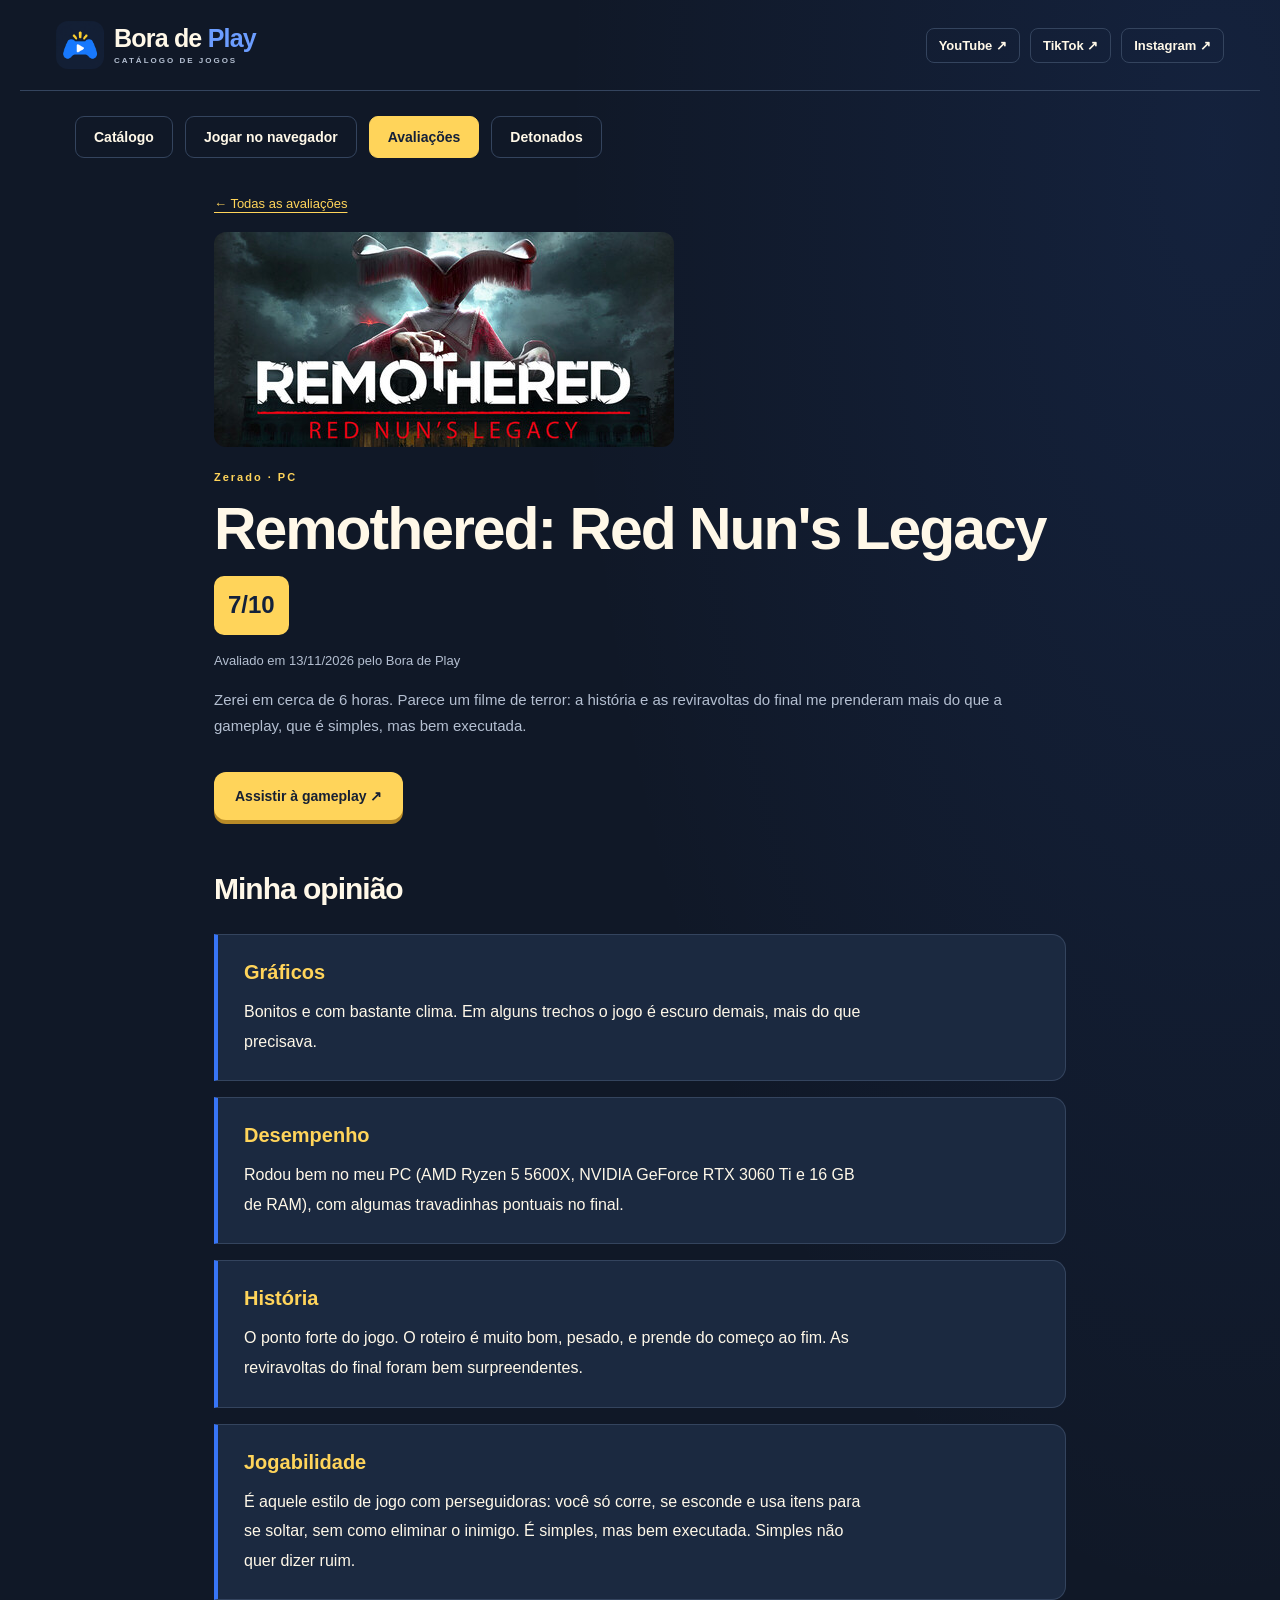
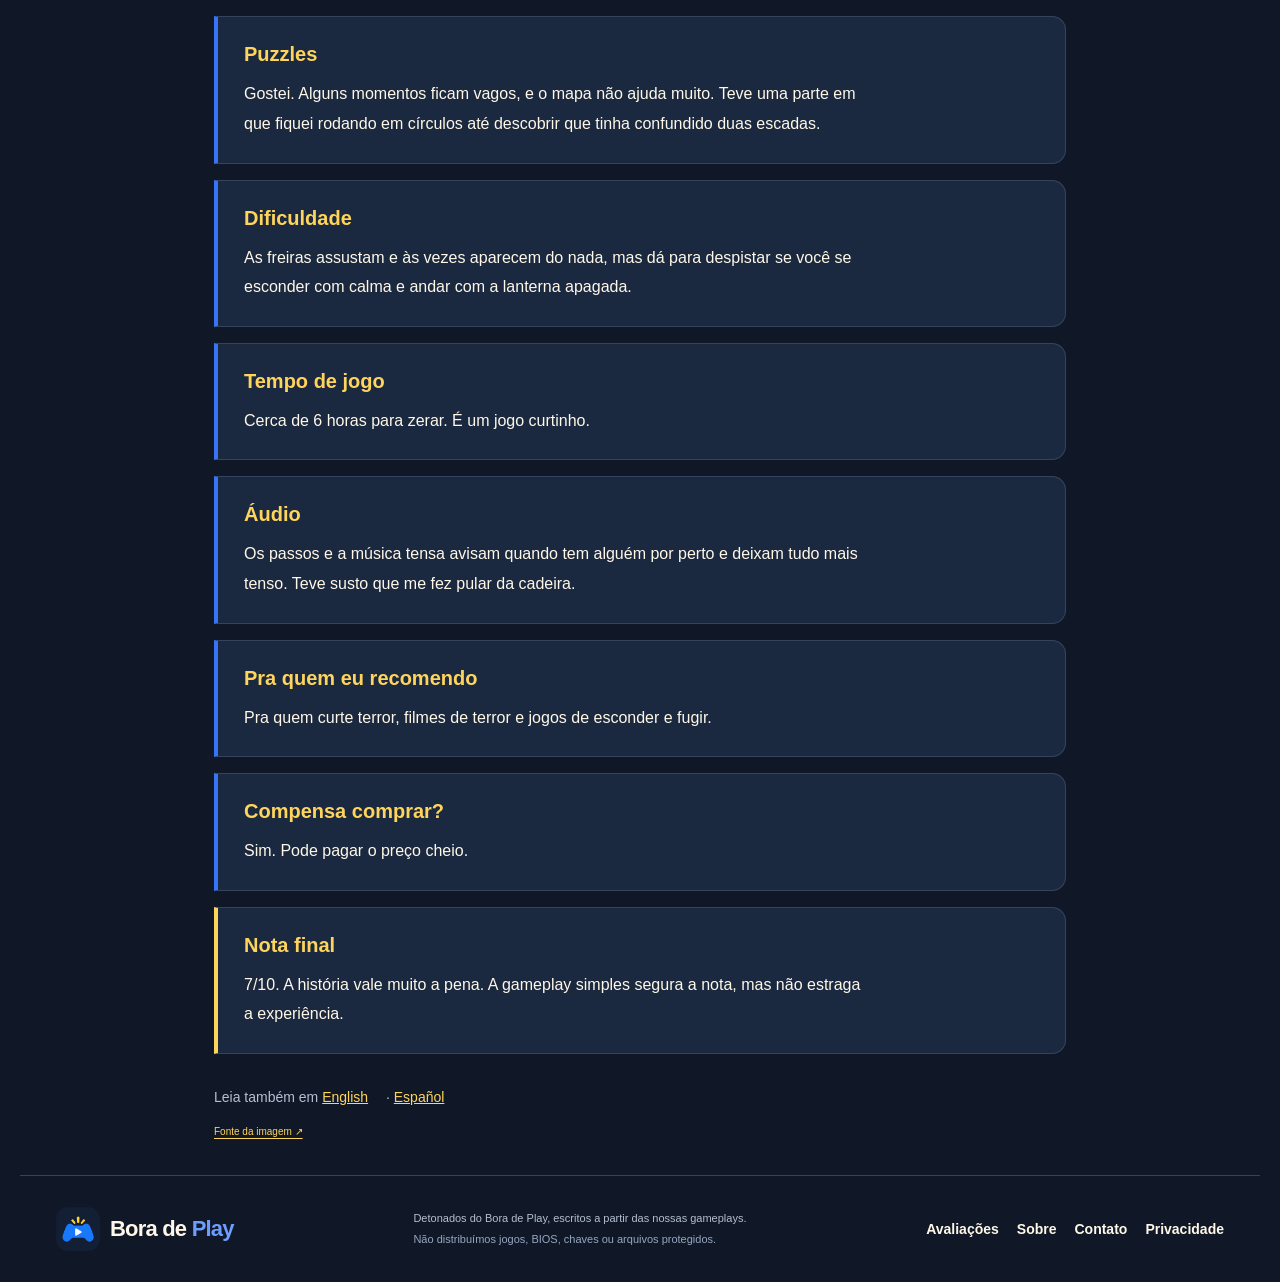
<file: avaliacao-remothered-red-nuns-legacy.html>
<!doctype html><html lang="pt-BR"><head><meta charset="utf-8"><meta name="viewport" content="width=device-width, initial-scale=1"><title>Remothered: Red Nun&#x27;s Legacy: avaliação 7/10 | Bora de Play</title><meta name="description" content="Zerei em cerca de 6 horas. Parece um filme de terror: a história e as reviravoltas do final me prenderam mais do que a gameplay, que é simples, mas bem executada."><meta name="theme-color" content="#172033"><link rel="icon" type="image/png" href="assets/marca-dagua.png"><link rel="stylesheet" href="styles.css?v=d10d00cb600f"><link rel="stylesheet" href="detonados.css?v=b0d6fcba6592"><script defer src="analytics.js?v=c337978489a6"></script><script defer src="site-info.js?v=30aa07c9360f"></script><script async src="https://pagead2.googlesyndication.com/pagead/js/adsbygoogle.js?client=ca-pub-7997648359288514" crossorigin="anonymous"></script><link rel="canonical" href="https://boradeplay.blog.br/avaliacao-remothered-red-nuns-legacy.html"><meta property="og:type" content="article"><meta property="og:site_name" content="Bora de Play"><meta property="og:locale" content="pt_BR"><meta property="og:title" content="Remothered: Red Nun&#x27;s Legacy: avaliação 7/10 | Bora de Play"><meta property="og:description" content="Zerei em cerca de 6 horas. Parece um filme de terror: a história e as reviravoltas do final me prenderam mais do que a gameplay, que é simples, mas bem executada."><meta property="og:url" content="https://boradeplay.blog.br/avaliacao-remothered-red-nuns-legacy.html"><meta property="og:image" content="https://boradeplay.blog.br/assets/reviews/remothered-red-nuns-legacy.jpg"><meta name="twitter:card" content="summary_large_image"><meta name="twitter:title" content="Remothered: Red Nun&#x27;s Legacy: avaliação 7/10 | Bora de Play"><meta name="twitter:description" content="Zerei em cerca de 6 horas. Parece um filme de terror: a história e as reviravoltas do final me prenderam mais do que a gameplay, que é simples, mas bem executada."><meta name="twitter:image" content="https://boradeplay.blog.br/assets/reviews/remothered-red-nuns-legacy.jpg"><script type="application/ld+json">{"@context": "https://schema.org", "@type": "Review", "name": "Avaliação de Remothered: Red Nun's Legacy", "url": "https://boradeplay.blog.br/avaliacao-remothered-red-nuns-legacy.html", "inLanguage": "pt-BR", "datePublished": "2026-11-13", "reviewBody": "Zerei em cerca de 6 horas. Parece um filme de terror: a história e as reviravoltas do final me prenderam mais do que a gameplay, que é simples, mas bem executada.", "author": {"@type": "Organization", "name": "Bora de Play", "url": "https://boradeplay.blog.br/"}, "reviewRating": {"@type": "Rating", "ratingValue": 7, "bestRating": 10, "worstRating": 0}, "itemReviewed": {"@type": "VideoGame", "name": "Remothered: Red Nun's Legacy", "gamePlatform": "PC", "image": "https://boradeplay.blog.br/assets/reviews/remothered-red-nuns-legacy.jpg"}}</script></head><body><header class="topbar"><a class="brand" href="./" aria-label="Bora de Play, início"><img class="brand-logo" src="assets/marca-dagua.png" width="48" height="48" alt=""><span>Bora de <strong>Play</strong><small>CATÁLOGO DE JOGOS</small></span></a><div class="header-actions"><div class="social-links"><a class="social-link" href="https://www.youtube.com/@Bora_de_Play" target="_blank" rel="noopener noreferrer">YouTube ↗</a><a class="social-link" href="https://www.tiktok.com/@bora_de_play" target="_blank" rel="noopener noreferrer">TikTok ↗</a><a class="social-link" href="https://www.instagram.com/bora_de_play/" target="_blank" rel="noopener noreferrer">Instagram ↗</a></div></div></header><main><nav class="catalog-tabs" aria-label="Seções"><a href="./#catalogo">Catálogo</a><a href="navegador.html">Jogar no navegador</a><a href="avaliacoes.html" class="is-active" aria-current="page">Avaliações</a><a href="detonados.html">Detonados</a></nav><article class="review-detail review-static"><a class="text-link" href="avaliacoes.html">← Todas as avaliações</a><figure class="review-cover"><img src="assets/reviews/remothered-red-nuns-legacy.jpg" alt="Capa de Remothered: Red Nun&#x27;s Legacy" width="460" height="215" referrerpolicy="no-referrer"></figure><span class="eyebrow">Zerado · PC</span><h1>Remothered: Red Nun&#x27;s Legacy</h1><p><span class="review-score">7/10</span></p><p class="review-date">Avaliado em 13/11/2026 pelo Bora de Play</p><p class="project-summary">Zerei em cerca de 6 horas. Parece um filme de terror: a história e as reviravoltas do final me prenderam mais do que a gameplay, que é simples, mas bem executada.</p><div class="review-channel-actions"><a class="button" href="https://www.youtube.com/watch?v=KJuWiz9N04w" target="_blank" rel="noopener noreferrer">Assistir à gameplay ↗</a></div><h2>Minha opinião</h2><div class="review-topics"><section class="review-topic"><h3>Gráficos</h3><p>Bonitos e com bastante clima. Em alguns trechos o jogo é escuro demais, mais do que precisava.</p></section><section class="review-topic"><h3>Desempenho</h3><p>Rodou bem no meu PC (AMD Ryzen 5 5600X, NVIDIA GeForce RTX 3060 Ti e 16 GB de RAM), com algumas travadinhas pontuais no final.</p></section><section class="review-topic"><h3>História</h3><p>O ponto forte do jogo. O roteiro é muito bom, pesado, e prende do começo ao fim. As reviravoltas do final foram bem surpreendentes.</p></section><section class="review-topic"><h3>Jogabilidade</h3><p>É aquele estilo de jogo com perseguidoras: você só corre, se esconde e usa itens para se soltar, sem como eliminar o inimigo. É simples, mas bem executada. Simples não quer dizer ruim.</p></section><section class="review-topic"><h3>Puzzles</h3><p>Gostei. Alguns momentos ficam vagos, e o mapa não ajuda muito. Teve uma parte em que fiquei rodando em círculos até descobrir que tinha confundido duas escadas.</p></section><section class="review-topic"><h3>Dificuldade</h3><p>As freiras assustam e às vezes aparecem do nada, mas dá para despistar se você se esconder com calma e andar com a lanterna apagada.</p></section><section class="review-topic"><h3>Tempo de jogo</h3><p>Cerca de 6 horas para zerar. É um jogo curtinho.</p></section><section class="review-topic"><h3>Áudio</h3><p>Os passos e a música tensa avisam quando tem alguém por perto e deixam tudo mais tenso. Teve susto que me fez pular da cadeira.</p></section><section class="review-topic"><h3>Pra quem eu recomendo</h3><p>Pra quem curte terror, filmes de terror e jogos de esconder e fugir.</p></section><section class="review-topic"><h3>Compensa comprar?</h3><p>Sim. Pode pagar o preço cheio.</p></section><section class="review-topic"><h3>Nota final</h3><p>7/10. A história vale muito a pena. A gameplay simples segura a nota, mas não estraga a experiência.</p></section></div><p class="review-langs">Leia também em <a href="avaliacoes.html?id=remothered-red-nuns-legacy&amp;lang=en">English</a> · <a href="avaliacoes.html?id=remothered-red-nuns-legacy&amp;lang=es">Español</a></p><p class="image-credit"><a href="https://store.steampowered.com/app/3335310/Remothered_Red_Nuns_Legacy/" target="_blank" rel="noopener noreferrer">Fonte da imagem ↗</a></p></article></main><footer><a class="brand footer-brand" href="./"><img class="brand-logo" src="assets/marca-dagua.png" alt="" width="44" height="44"><span>Bora de <strong>Play</strong></span></a><div><p>Detonados do Bora de Play, escritos a partir das nossas gameplays.</p><p>Não distribuímos jogos, BIOS, chaves ou arquivos protegidos.</p></div><div class="social-links footer-social"><a class="social-link" href="https://www.youtube.com/@Bora_de_Play" target="_blank" rel="noopener noreferrer">YouTube ↗</a><a class="social-link" href="https://www.tiktok.com/@bora_de_play" target="_blank" rel="noopener noreferrer">TikTok ↗</a><a class="social-link" href="https://www.instagram.com/bora_de_play/" target="_blank" rel="noopener noreferrer">Instagram ↗</a></div></footer></body></html>
</file>
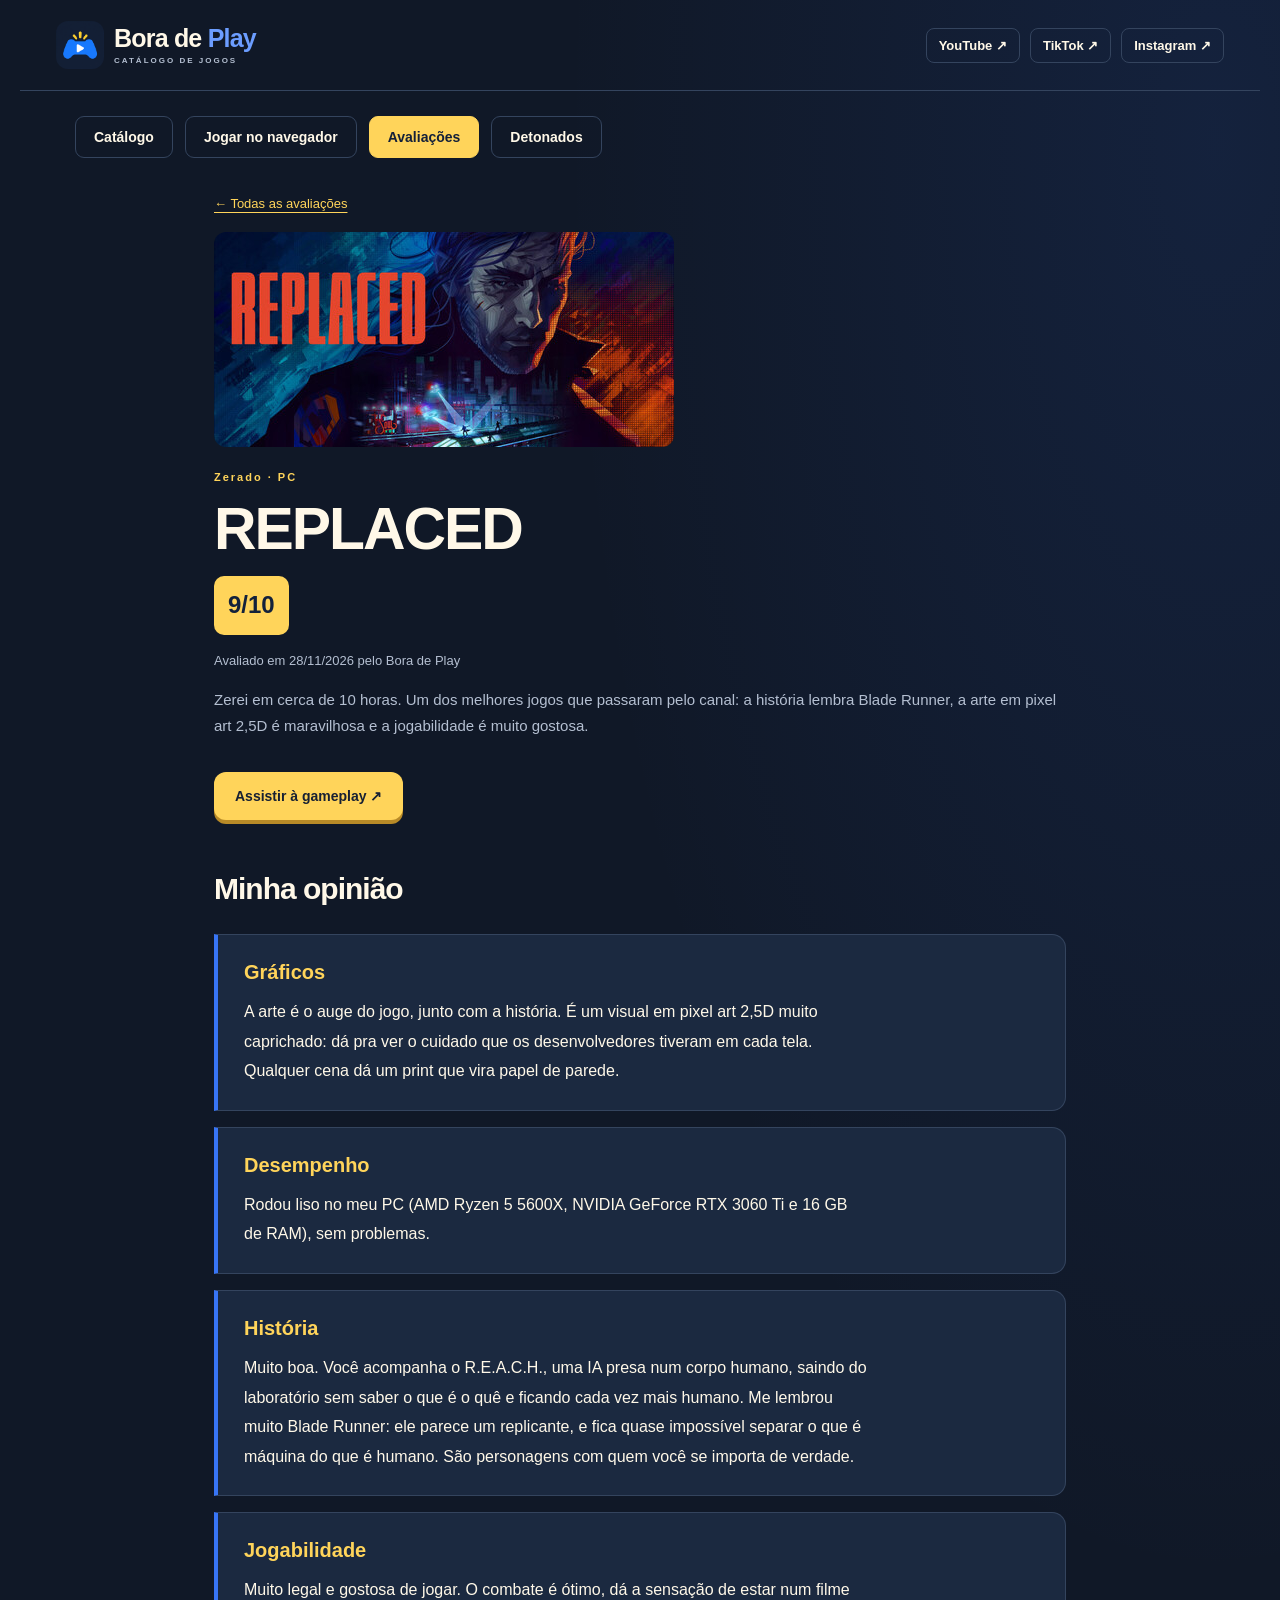
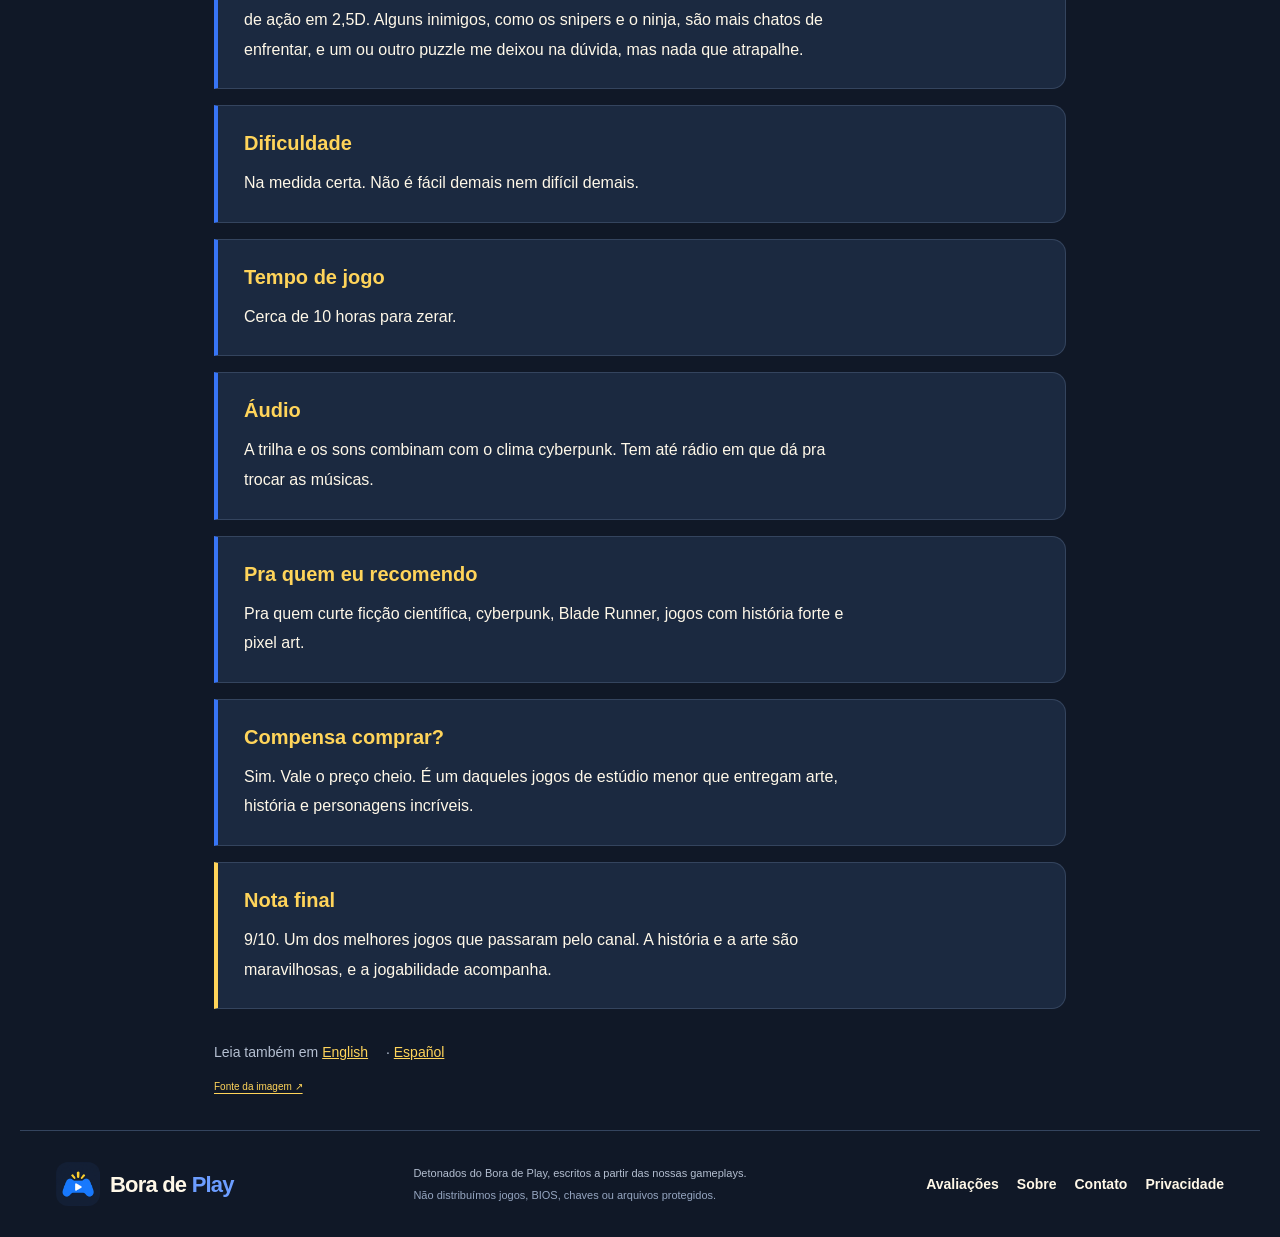
<file: avaliacao-replaced.html>
<!doctype html><html lang="pt-BR"><head><meta charset="utf-8"><meta name="viewport" content="width=device-width, initial-scale=1"><title>REPLACED: avaliação 9/10 | Bora de Play</title><meta name="description" content="Zerei em cerca de 10 horas. Um dos melhores jogos que passaram pelo canal: a história lembra Blade Runner, a arte em pixel art 2,5D é maravilhosa e a jogabilidade é muito gostosa."><meta name="theme-color" content="#172033"><link rel="icon" type="image/png" href="assets/marca-dagua.png"><link rel="stylesheet" href="styles.css?v=d10d00cb600f"><link rel="stylesheet" href="detonados.css?v=b0d6fcba6592"><script defer src="analytics.js?v=c337978489a6"></script><script defer src="site-info.js?v=30aa07c9360f"></script><script async src="https://pagead2.googlesyndication.com/pagead/js/adsbygoogle.js?client=ca-pub-7997648359288514" crossorigin="anonymous"></script><link rel="canonical" href="https://boradeplay.blog.br/avaliacao-replaced.html"><meta property="og:type" content="article"><meta property="og:site_name" content="Bora de Play"><meta property="og:locale" content="pt_BR"><meta property="og:title" content="REPLACED: avaliação 9/10 | Bora de Play"><meta property="og:description" content="Zerei em cerca de 10 horas. Um dos melhores jogos que passaram pelo canal: a história lembra Blade Runner, a arte em pixel art 2,5D é maravilhosa e a jogabilidade é muito gostosa."><meta property="og:url" content="https://boradeplay.blog.br/avaliacao-replaced.html"><meta property="og:image" content="https://boradeplay.blog.br/assets/reviews/replaced.jpg"><meta name="twitter:card" content="summary_large_image"><meta name="twitter:title" content="REPLACED: avaliação 9/10 | Bora de Play"><meta name="twitter:description" content="Zerei em cerca de 10 horas. Um dos melhores jogos que passaram pelo canal: a história lembra Blade Runner, a arte em pixel art 2,5D é maravilhosa e a jogabilidade é muito gostosa."><meta name="twitter:image" content="https://boradeplay.blog.br/assets/reviews/replaced.jpg"><script type="application/ld+json">{"@context": "https://schema.org", "@type": "Review", "name": "Avaliação de REPLACED", "url": "https://boradeplay.blog.br/avaliacao-replaced.html", "inLanguage": "pt-BR", "datePublished": "2026-11-28", "reviewBody": "Zerei em cerca de 10 horas. Um dos melhores jogos que passaram pelo canal: a história lembra Blade Runner, a arte em pixel art 2,5D é maravilhosa e a jogabilidade é muito gostosa.", "author": {"@type": "Organization", "name": "Bora de Play", "url": "https://boradeplay.blog.br/"}, "reviewRating": {"@type": "Rating", "ratingValue": 9, "bestRating": 10, "worstRating": 0}, "itemReviewed": {"@type": "VideoGame", "name": "REPLACED", "gamePlatform": "PC", "image": "https://boradeplay.blog.br/assets/reviews/replaced.jpg"}}</script></head><body><header class="topbar"><a class="brand" href="./" aria-label="Bora de Play, início"><img class="brand-logo" src="assets/marca-dagua.png" width="48" height="48" alt=""><span>Bora de <strong>Play</strong><small>CATÁLOGO DE JOGOS</small></span></a><div class="header-actions"><div class="social-links"><a class="social-link" href="https://www.youtube.com/@Bora_de_Play" target="_blank" rel="noopener noreferrer">YouTube ↗</a><a class="social-link" href="https://www.tiktok.com/@bora_de_play" target="_blank" rel="noopener noreferrer">TikTok ↗</a><a class="social-link" href="https://www.instagram.com/bora_de_play/" target="_blank" rel="noopener noreferrer">Instagram ↗</a></div></div></header><main><nav class="catalog-tabs" aria-label="Seções"><a href="./#catalogo">Catálogo</a><a href="navegador.html">Jogar no navegador</a><a href="avaliacoes.html" class="is-active" aria-current="page">Avaliações</a><a href="detonados.html">Detonados</a></nav><article class="review-detail review-static"><a class="text-link" href="avaliacoes.html">← Todas as avaliações</a><figure class="review-cover"><img src="assets/reviews/replaced.jpg" alt="Capa de REPLACED" width="460" height="215" referrerpolicy="no-referrer"></figure><span class="eyebrow">Zerado · PC</span><h1>REPLACED</h1><p><span class="review-score">9/10</span></p><p class="review-date">Avaliado em 28/11/2026 pelo Bora de Play</p><p class="project-summary">Zerei em cerca de 10 horas. Um dos melhores jogos que passaram pelo canal: a história lembra Blade Runner, a arte em pixel art 2,5D é maravilhosa e a jogabilidade é muito gostosa.</p><div class="review-channel-actions"><a class="button" href="https://www.youtube.com/watch?v=pbbUtRsXJeo" target="_blank" rel="noopener noreferrer">Assistir à gameplay ↗</a></div><h2>Minha opinião</h2><div class="review-topics"><section class="review-topic"><h3>Gráficos</h3><p>A arte é o auge do jogo, junto com a história. É um visual em pixel art 2,5D muito caprichado: dá pra ver o cuidado que os desenvolvedores tiveram em cada tela. Qualquer cena dá um print que vira papel de parede.</p></section><section class="review-topic"><h3>Desempenho</h3><p>Rodou liso no meu PC (AMD Ryzen 5 5600X, NVIDIA GeForce RTX 3060 Ti e 16 GB de RAM), sem problemas.</p></section><section class="review-topic"><h3>História</h3><p>Muito boa. Você acompanha o R.E.A.C.H., uma IA presa num corpo humano, saindo do laboratório sem saber o que é o quê e ficando cada vez mais humano. Me lembrou muito Blade Runner: ele parece um replicante, e fica quase impossível separar o que é máquina do que é humano. São personagens com quem você se importa de verdade.</p></section><section class="review-topic"><h3>Jogabilidade</h3><p>Muito legal e gostosa de jogar. O combate é ótimo, dá a sensação de estar num filme de ação em 2,5D. Alguns inimigos, como os snipers e o ninja, são mais chatos de enfrentar, e um ou outro puzzle me deixou na dúvida, mas nada que atrapalhe.</p></section><section class="review-topic"><h3>Dificuldade</h3><p>Na medida certa. Não é fácil demais nem difícil demais.</p></section><section class="review-topic"><h3>Tempo de jogo</h3><p>Cerca de 10 horas para zerar.</p></section><section class="review-topic"><h3>Áudio</h3><p>A trilha e os sons combinam com o clima cyberpunk. Tem até rádio em que dá pra trocar as músicas.</p></section><section class="review-topic"><h3>Pra quem eu recomendo</h3><p>Pra quem curte ficção científica, cyberpunk, Blade Runner, jogos com história forte e pixel art.</p></section><section class="review-topic"><h3>Compensa comprar?</h3><p>Sim. Vale o preço cheio. É um daqueles jogos de estúdio menor que entregam arte, história e personagens incríveis.</p></section><section class="review-topic"><h3>Nota final</h3><p>9/10. Um dos melhores jogos que passaram pelo canal. A história e a arte são maravilhosas, e a jogabilidade acompanha.</p></section></div><p class="review-langs">Leia também em <a href="avaliacoes.html?id=replaced&amp;lang=en">English</a> · <a href="avaliacoes.html?id=replaced&amp;lang=es">Español</a></p><p class="image-credit"><a href="https://store.steampowered.com/app/1663850/REPLACED/" target="_blank" rel="noopener noreferrer">Fonte da imagem ↗</a></p></article></main><footer><a class="brand footer-brand" href="./"><img class="brand-logo" src="assets/marca-dagua.png" alt="" width="44" height="44"><span>Bora de <strong>Play</strong></span></a><div><p>Detonados do Bora de Play, escritos a partir das nossas gameplays.</p><p>Não distribuímos jogos, BIOS, chaves ou arquivos protegidos.</p></div><div class="social-links footer-social"><a class="social-link" href="https://www.youtube.com/@Bora_de_Play" target="_blank" rel="noopener noreferrer">YouTube ↗</a><a class="social-link" href="https://www.tiktok.com/@bora_de_play" target="_blank" rel="noopener noreferrer">TikTok ↗</a><a class="social-link" href="https://www.instagram.com/bora_de_play/" target="_blank" rel="noopener noreferrer">Instagram ↗</a></div></footer></body></html>
</file>
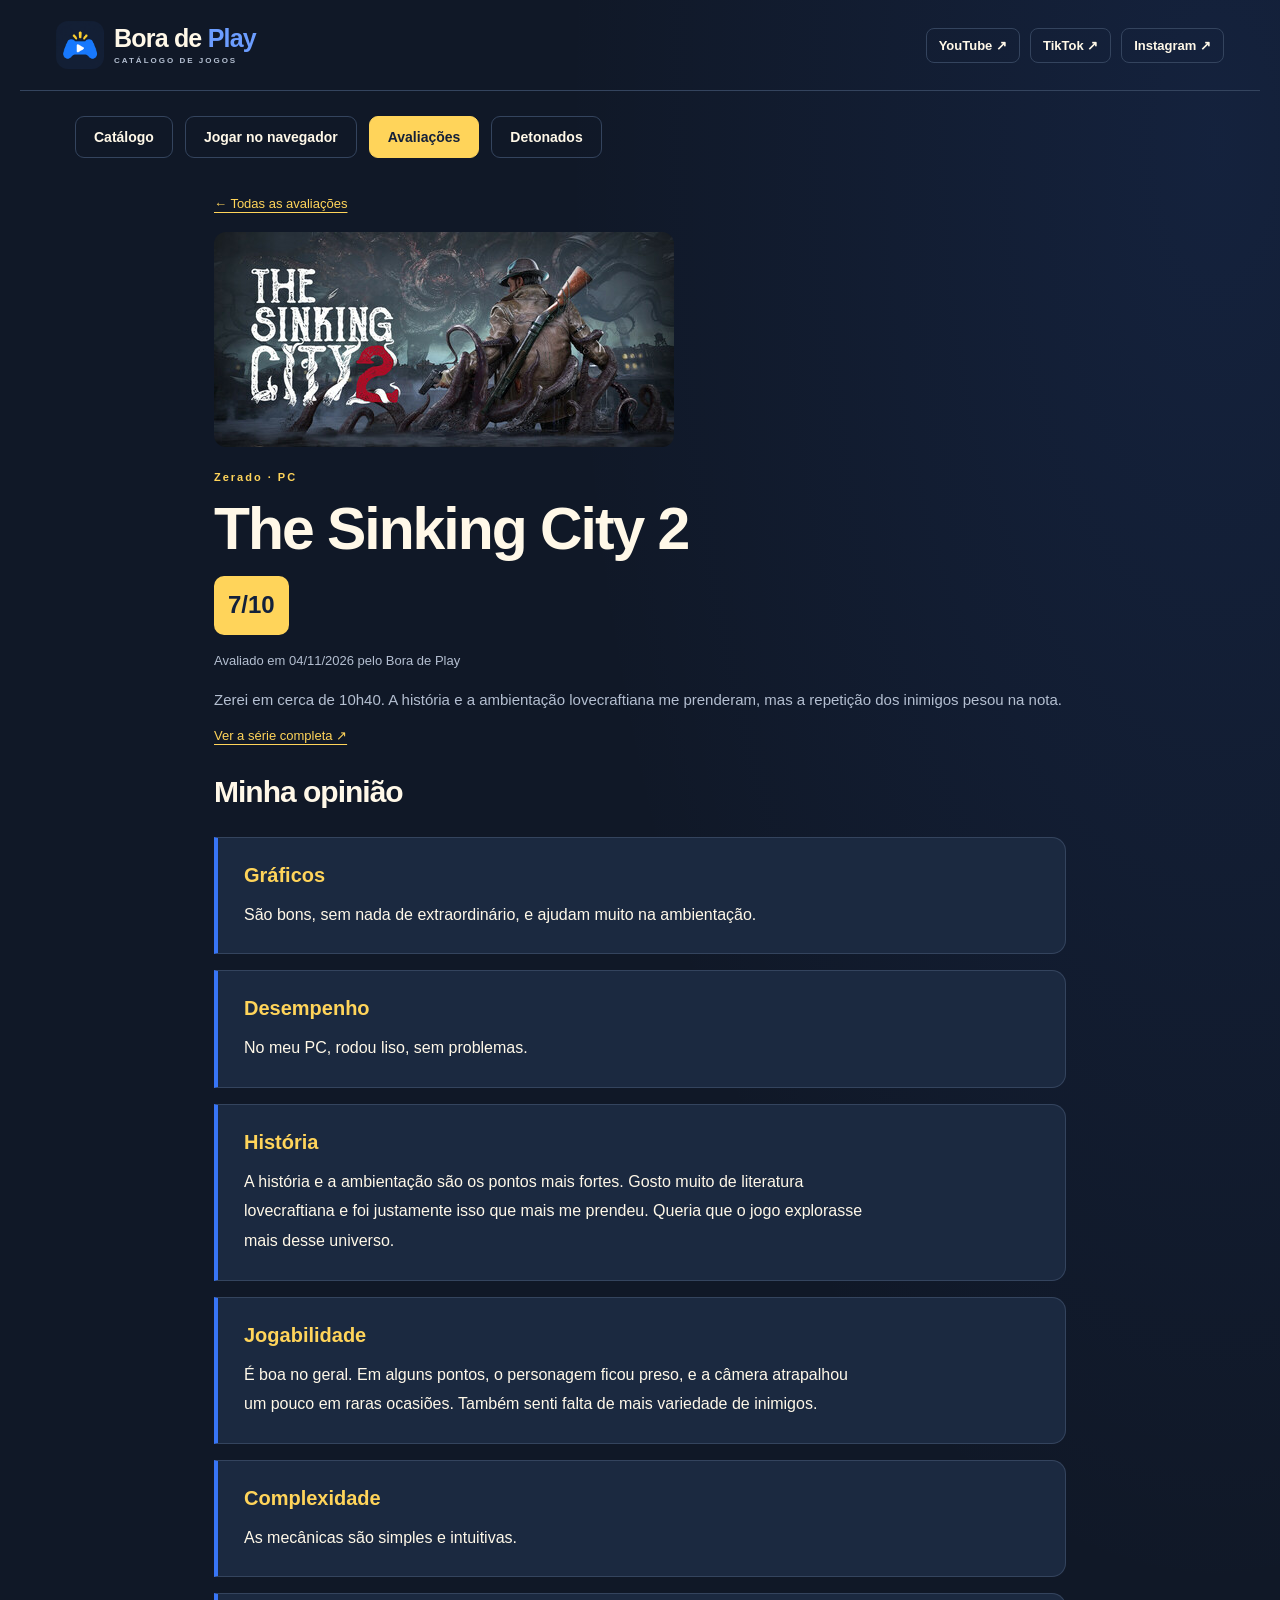
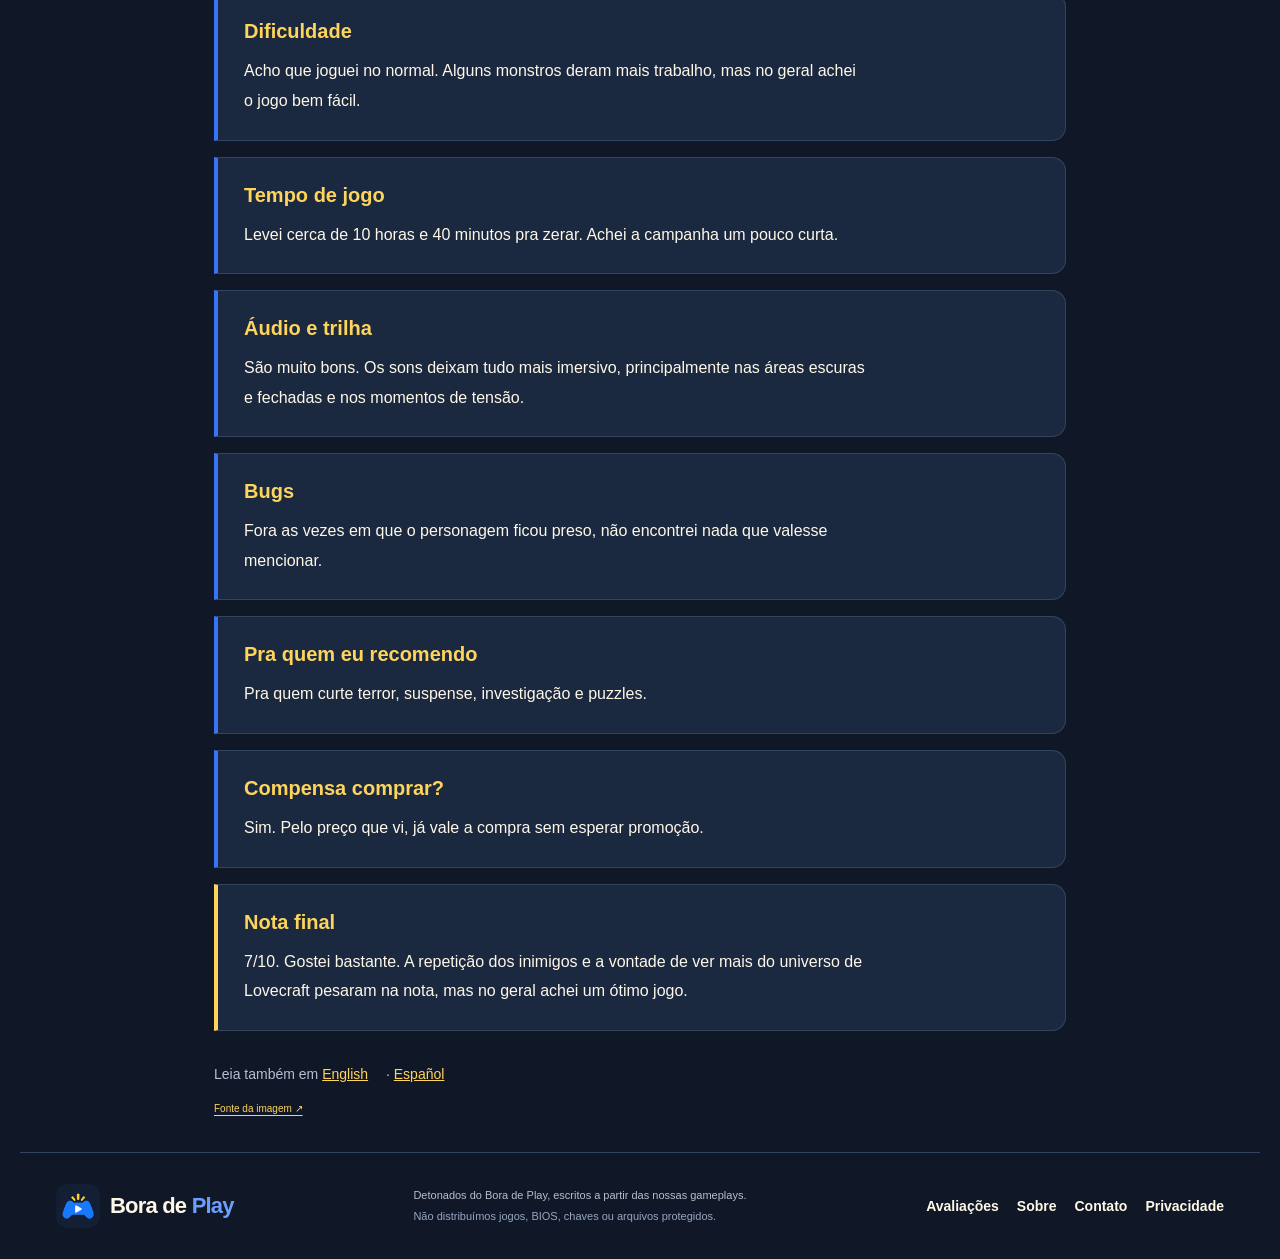
<file: avaliacao-the-sinking-city-2.html>
<!doctype html><html lang="pt-BR"><head><meta charset="utf-8"><meta name="viewport" content="width=device-width, initial-scale=1"><title>The Sinking City 2: avaliação 7/10 | Bora de Play</title><meta name="description" content="Zerei em cerca de 10h40. A história e a ambientação lovecraftiana me prenderam, mas a repetição dos inimigos pesou na nota."><meta name="theme-color" content="#172033"><link rel="icon" type="image/png" href="assets/marca-dagua.png"><link rel="stylesheet" href="styles.css?v=d10d00cb600f"><link rel="stylesheet" href="detonados.css?v=b0d6fcba6592"><script defer src="analytics.js?v=c337978489a6"></script><script defer src="site-info.js?v=30aa07c9360f"></script><script async src="https://pagead2.googlesyndication.com/pagead/js/adsbygoogle.js?client=ca-pub-7997648359288514" crossorigin="anonymous"></script><link rel="canonical" href="https://boradeplay.blog.br/avaliacao-the-sinking-city-2.html"><meta property="og:type" content="article"><meta property="og:site_name" content="Bora de Play"><meta property="og:locale" content="pt_BR"><meta property="og:title" content="The Sinking City 2: avaliação 7/10 | Bora de Play"><meta property="og:description" content="Zerei em cerca de 10h40. A história e a ambientação lovecraftiana me prenderam, mas a repetição dos inimigos pesou na nota."><meta property="og:url" content="https://boradeplay.blog.br/avaliacao-the-sinking-city-2.html"><meta property="og:image" content="https://boradeplay.blog.br/assets/reviews/the-sinking-city-2.jpg"><meta name="twitter:card" content="summary_large_image"><meta name="twitter:title" content="The Sinking City 2: avaliação 7/10 | Bora de Play"><meta name="twitter:description" content="Zerei em cerca de 10h40. A história e a ambientação lovecraftiana me prenderam, mas a repetição dos inimigos pesou na nota."><meta name="twitter:image" content="https://boradeplay.blog.br/assets/reviews/the-sinking-city-2.jpg"><script type="application/ld+json">{"@context": "https://schema.org", "@type": "Review", "name": "Avaliação de The Sinking City 2", "url": "https://boradeplay.blog.br/avaliacao-the-sinking-city-2.html", "inLanguage": "pt-BR", "datePublished": "2026-11-04", "reviewBody": "Zerei em cerca de 10h40. A história e a ambientação lovecraftiana me prenderam, mas a repetição dos inimigos pesou na nota.", "author": {"@type": "Organization", "name": "Bora de Play", "url": "https://boradeplay.blog.br/"}, "reviewRating": {"@type": "Rating", "ratingValue": 7, "bestRating": 10, "worstRating": 0}, "itemReviewed": {"@type": "VideoGame", "name": "The Sinking City 2", "gamePlatform": "PC", "image": "https://boradeplay.blog.br/assets/reviews/the-sinking-city-2.jpg"}}</script></head><body><header class="topbar"><a class="brand" href="./" aria-label="Bora de Play, início"><img class="brand-logo" src="assets/marca-dagua.png" width="48" height="48" alt=""><span>Bora de <strong>Play</strong><small>CATÁLOGO DE JOGOS</small></span></a><div class="header-actions"><div class="social-links"><a class="social-link" href="https://www.youtube.com/@Bora_de_Play" target="_blank" rel="noopener noreferrer">YouTube ↗</a><a class="social-link" href="https://www.tiktok.com/@bora_de_play" target="_blank" rel="noopener noreferrer">TikTok ↗</a><a class="social-link" href="https://www.instagram.com/bora_de_play/" target="_blank" rel="noopener noreferrer">Instagram ↗</a></div></div></header><main><nav class="catalog-tabs" aria-label="Seções"><a href="./#catalogo">Catálogo</a><a href="navegador.html">Jogar no navegador</a><a href="avaliacoes.html" class="is-active" aria-current="page">Avaliações</a><a href="detonados.html">Detonados</a></nav><article class="review-detail review-static"><a class="text-link" href="avaliacoes.html">← Todas as avaliações</a><figure class="review-cover"><img src="assets/reviews/the-sinking-city-2.jpg" alt="Capa de The Sinking City 2" width="460" height="215" referrerpolicy="no-referrer"></figure><span class="eyebrow">Zerado · PC</span><h1>The Sinking City 2</h1><p><span class="review-score">7/10</span></p><p class="review-date">Avaliado em 04/11/2026 pelo Bora de Play</p><p class="project-summary">Zerei em cerca de 10h40. A história e a ambientação lovecraftiana me prenderam, mas a repetição dos inimigos pesou na nota.</p><div class="review-channel-actions"><a class="text-link" href="https://www.youtube.com/playlist?list=PLBzZ2dOpz2XQ" target="_blank" rel="noopener noreferrer">Ver a série completa ↗</a></div><h2>Minha opinião</h2><div class="review-topics"><section class="review-topic"><h3>Gráficos</h3><p>São bons, sem nada de extraordinário, e ajudam muito na ambientação.</p></section><section class="review-topic"><h3>Desempenho</h3><p>No meu PC, rodou liso, sem problemas.</p></section><section class="review-topic"><h3>História</h3><p>A história e a ambientação são os pontos mais fortes. Gosto muito de literatura lovecraftiana e foi justamente isso que mais me prendeu. Queria que o jogo explorasse mais desse universo.</p></section><section class="review-topic"><h3>Jogabilidade</h3><p>É boa no geral. Em alguns pontos, o personagem ficou preso, e a câmera atrapalhou um pouco em raras ocasiões. Também senti falta de mais variedade de inimigos.</p></section><section class="review-topic"><h3>Complexidade</h3><p>As mecânicas são simples e intuitivas.</p></section><section class="review-topic"><h3>Dificuldade</h3><p>Acho que joguei no normal. Alguns monstros deram mais trabalho, mas no geral achei o jogo bem fácil.</p></section><section class="review-topic"><h3>Tempo de jogo</h3><p>Levei cerca de 10 horas e 40 minutos pra zerar. Achei a campanha um pouco curta.</p></section><section class="review-topic"><h3>Áudio e trilha</h3><p>São muito bons. Os sons deixam tudo mais imersivo, principalmente nas áreas escuras e fechadas e nos momentos de tensão.</p></section><section class="review-topic"><h3>Bugs</h3><p>Fora as vezes em que o personagem ficou preso, não encontrei nada que valesse mencionar.</p></section><section class="review-topic"><h3>Pra quem eu recomendo</h3><p>Pra quem curte terror, suspense, investigação e puzzles.</p></section><section class="review-topic"><h3>Compensa comprar?</h3><p>Sim. Pelo preço que vi, já vale a compra sem esperar promoção.</p></section><section class="review-topic"><h3>Nota final</h3><p>7/10. Gostei bastante. A repetição dos inimigos e a vontade de ver mais do universo de Lovecraft pesaram na nota, mas no geral achei um ótimo jogo.</p></section></div><p class="review-langs">Leia também em <a href="avaliacoes.html?id=the-sinking-city-2&amp;lang=en">English</a> · <a href="avaliacoes.html?id=the-sinking-city-2&amp;lang=es">Español</a></p><p class="image-credit"><a href="https://store.steampowered.com/app/2825860/The_Sinking_City_2/" target="_blank" rel="noopener noreferrer">Fonte da imagem ↗</a></p></article></main><footer><a class="brand footer-brand" href="./"><img class="brand-logo" src="assets/marca-dagua.png" alt="" width="44" height="44"><span>Bora de <strong>Play</strong></span></a><div><p>Detonados do Bora de Play, escritos a partir das nossas gameplays.</p><p>Não distribuímos jogos, BIOS, chaves ou arquivos protegidos.</p></div><div class="social-links footer-social"><a class="social-link" href="https://www.youtube.com/@Bora_de_Play" target="_blank" rel="noopener noreferrer">YouTube ↗</a><a class="social-link" href="https://www.tiktok.com/@bora_de_play" target="_blank" rel="noopener noreferrer">TikTok ↗</a><a class="social-link" href="https://www.instagram.com/bora_de_play/" target="_blank" rel="noopener noreferrer">Instagram ↗</a></div></footer></body></html>
</file>
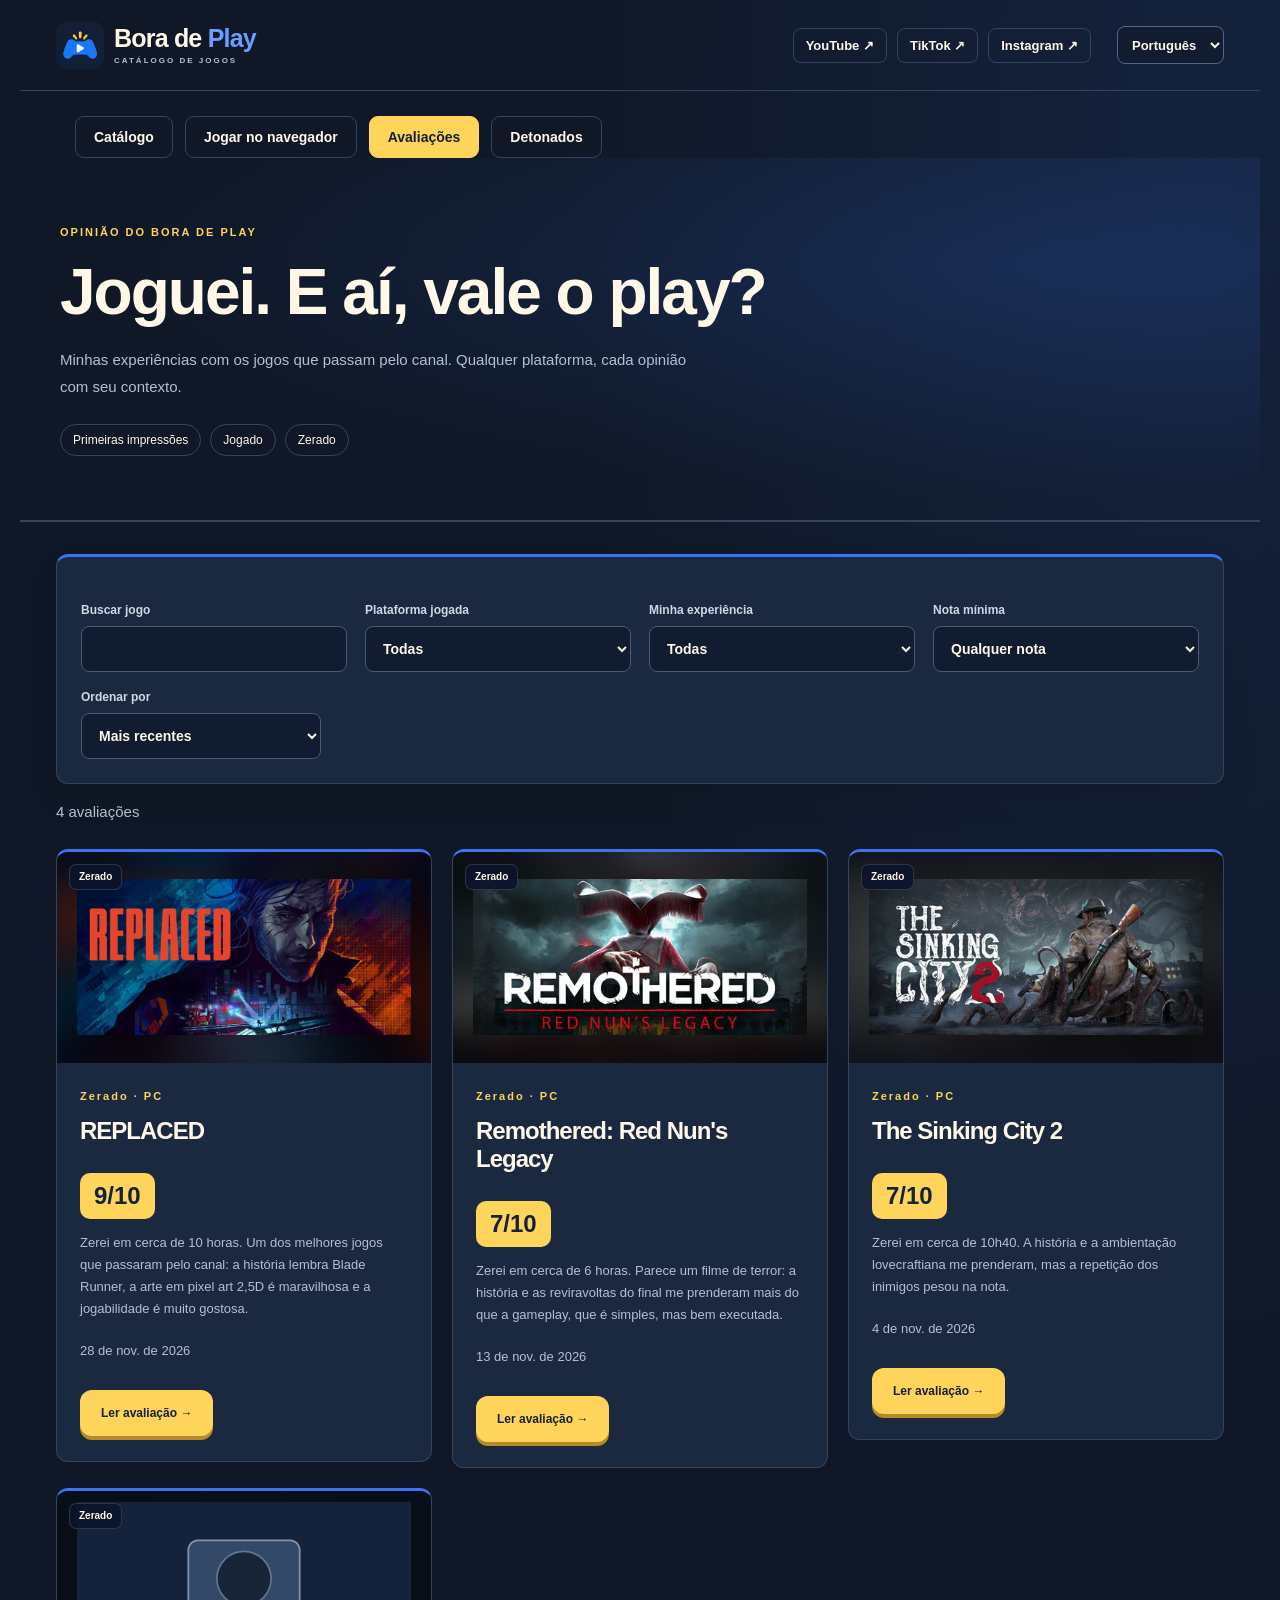
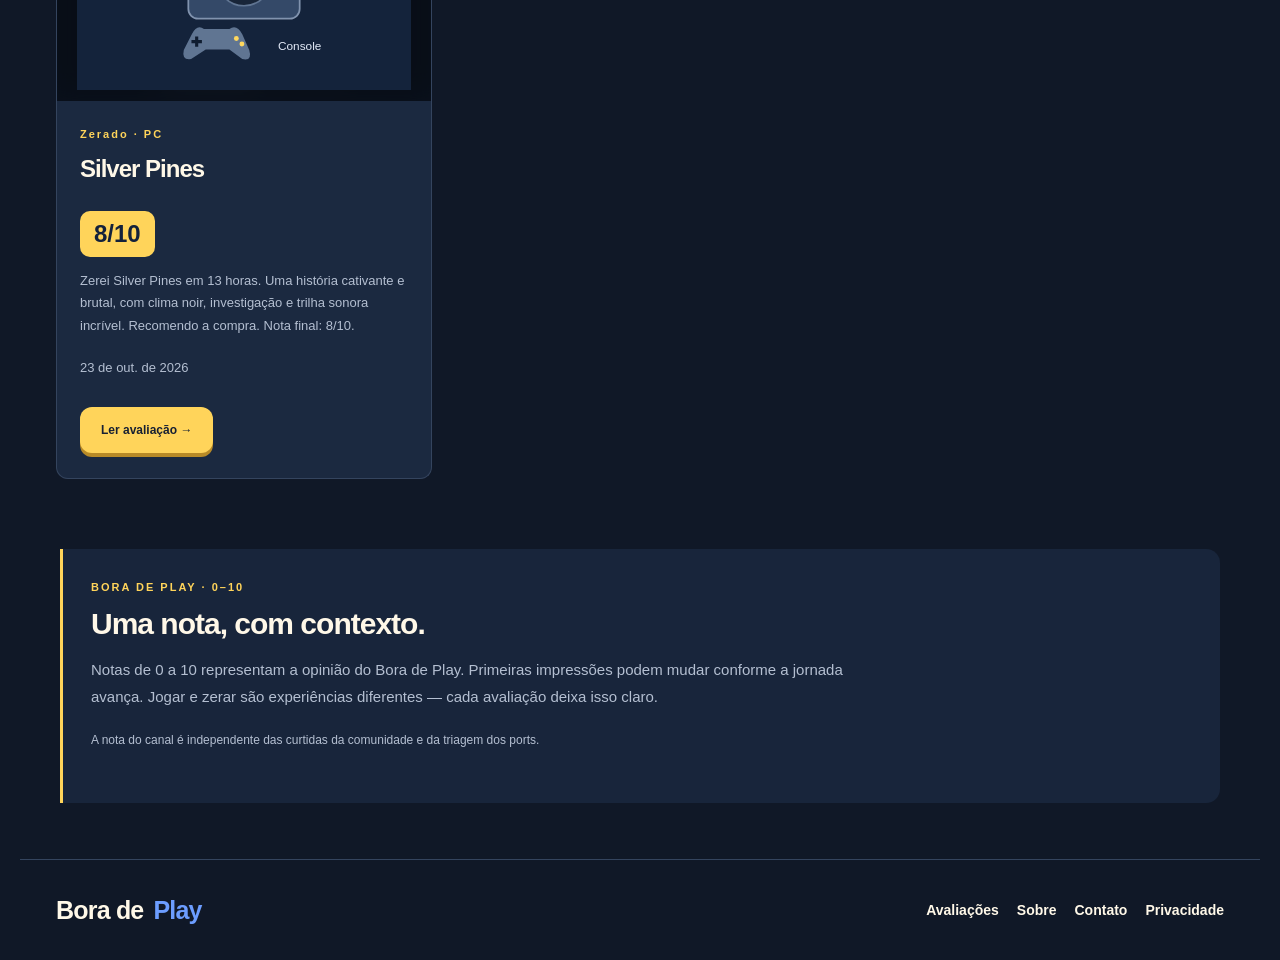
<file: avaliacoes.html>
<!doctype html><html lang="pt-BR"><head><meta charset="utf-8"><meta name="viewport" content="width=device-width,initial-scale=1"><title>Avaliações | Bora de Play</title><meta name="description" content="Avaliações dos jogos do canal Bora de Play: notas, opiniões e vídeos da experiência."><link rel="icon" href="assets/marca-dagua.png"><link rel="stylesheet" href="styles.css?v=channel-actions"><script src="i18n.js?v=2265dcffd586" defer></script><script src="app.js?v=430f4c736983" defer></script><script src="avaliacoes.js?v=channel-actions" defer></script><script src="site-info.js?v=30aa07c9360f" defer></script><script async src="https://pagead2.googlesyndication.com/pagead/js/adsbygoogle.js?client=ca-pub-7997648359288514" crossorigin="anonymous"></script>
<script defer src="analytics.js?v=c337978489a6"></script>
<link rel="canonical" href="https://boradeplay.blog.br/avaliacoes.html"><meta property="og:type" content="website"><meta property="og:site_name" content="Bora de Play"><meta property="og:locale" content="pt_BR"><meta property="og:title" content="Avaliações | Bora de Play"><meta property="og:description" content="Avaliações dos jogos do canal Bora de Play: notas, opiniões e vídeos da experiência."><meta property="og:url" content="https://boradeplay.blog.br/avaliacoes.html"><meta property="og:image" content="https://boradeplay.blog.br/assets/og-image.jpg"><meta property="og:image:width" content="1200"><meta property="og:image:height" content="630"><meta name="twitter:card" content="summary_large_image"><meta name="twitter:title" content="Avaliações | Bora de Play"><meta name="twitter:description" content="Avaliações dos jogos do canal Bora de Play: notas, opiniões e vídeos da experiência."><meta name="twitter:image" content="https://boradeplay.blog.br/assets/og-image.jpg"></head><body><header class="topbar">
    <a class="brand" href="./" aria-label="Bora de Play, início" data-i18n-aria-label="home"><img class="brand-logo" src="assets/marca-dagua.png" alt="" width="48" height="48"><span>Bora de <strong>Play</strong><small data-i18n="brandSubtitle">CATÁLOGO DE JOGOS</small></span></a>
    <div class="header-actions"><div class="social-links"><a class="social-link" href="https://www.youtube.com/@Bora_de_Play" target="_blank" rel="noopener noreferrer" aria-label="Bora de Play — YouTube">YouTube ↗</a><a class="social-link" href="https://www.tiktok.com/@bora_de_play" target="_blank" rel="noopener noreferrer" aria-label="Bora de Play — TikTok">TikTok ↗</a><a class="social-link" href="https://www.instagram.com/bora_de_play/" target="_blank" rel="noopener noreferrer" aria-label="Bora de Play — Instagram">Instagram ↗</a></div><label class="language-label"><span data-i18n="language">Idioma</span><select id="language" aria-label="Idioma" data-i18n-aria-label="language"><option value="pt">Português</option><option value="en">English</option><option value="es">Español</option></select></label></div>
  </header><main class="reviews-page"><nav class="catalog-tabs" aria-label="Catálogos"><a href="./#catalogo" data-review="catalog">Catálogo</a><a href="navegador.html" data-review="browser">Jogar no navegador</a><a href="avaliacoes.html" aria-current="page" class="is-active" data-review="nav">Avaliações</a><a href="detonados.html">Detonados</a></nav><section class="review-intro"><span class="eyebrow" data-review="eyebrow"></span><h1 data-review="title">Joguei. E aí, vale o play?</h1><p data-review="intro"></p><div class="review-pills"><span data-review="impressions"></span><span data-review="played"></span><span data-review="completed"></span></div></section><section class="catalog review-catalog"><form id="review-filters" role="search"><div class="filter-grid"><label><span data-review="search"></span><input id="review-query" type="search" autocomplete="off"></label><label><span data-review="platform"></span><select id="review-platform"></select></label><label><span data-review="progress"></span><select id="review-progress"></select></label><label><span data-review="minimum"></span><select id="review-minimum"></select></label></div><label class="review-sort"><span data-review="sort"></span><select id="review-sort"></select></label></form><p id="review-count" role="status"></p><div id="review-results" aria-live="polite"></div></section><section id="review-detail" class="review-detail" hidden></section><section class="review-criteria"><span class="eyebrow">BORA DE PLAY · 0–10</span><h2 data-review="criteria"></h2><p data-review="criteriaBody"></p><p data-review="independent" class="collection-note"></p></section></main><footer><a class="brand" href="./">Bora de <strong>Play</strong></a><div class="social-links footer-social"><a class="social-link" href="https://www.youtube.com/@Bora_de_Play" target="_blank" rel="noopener noreferrer">YouTube ↗</a><a class="social-link" href="https://www.tiktok.com/@bora_de_play" target="_blank" rel="noopener noreferrer">TikTok ↗</a><a class="social-link" href="https://www.instagram.com/bora_de_play/" target="_blank" rel="noopener noreferrer">Instagram ↗</a></div></footer><noscript>Ative JavaScript para ver as avaliações. <a href="data/reviews.json">Dados das avaliações</a></noscript></body></html>
</file>
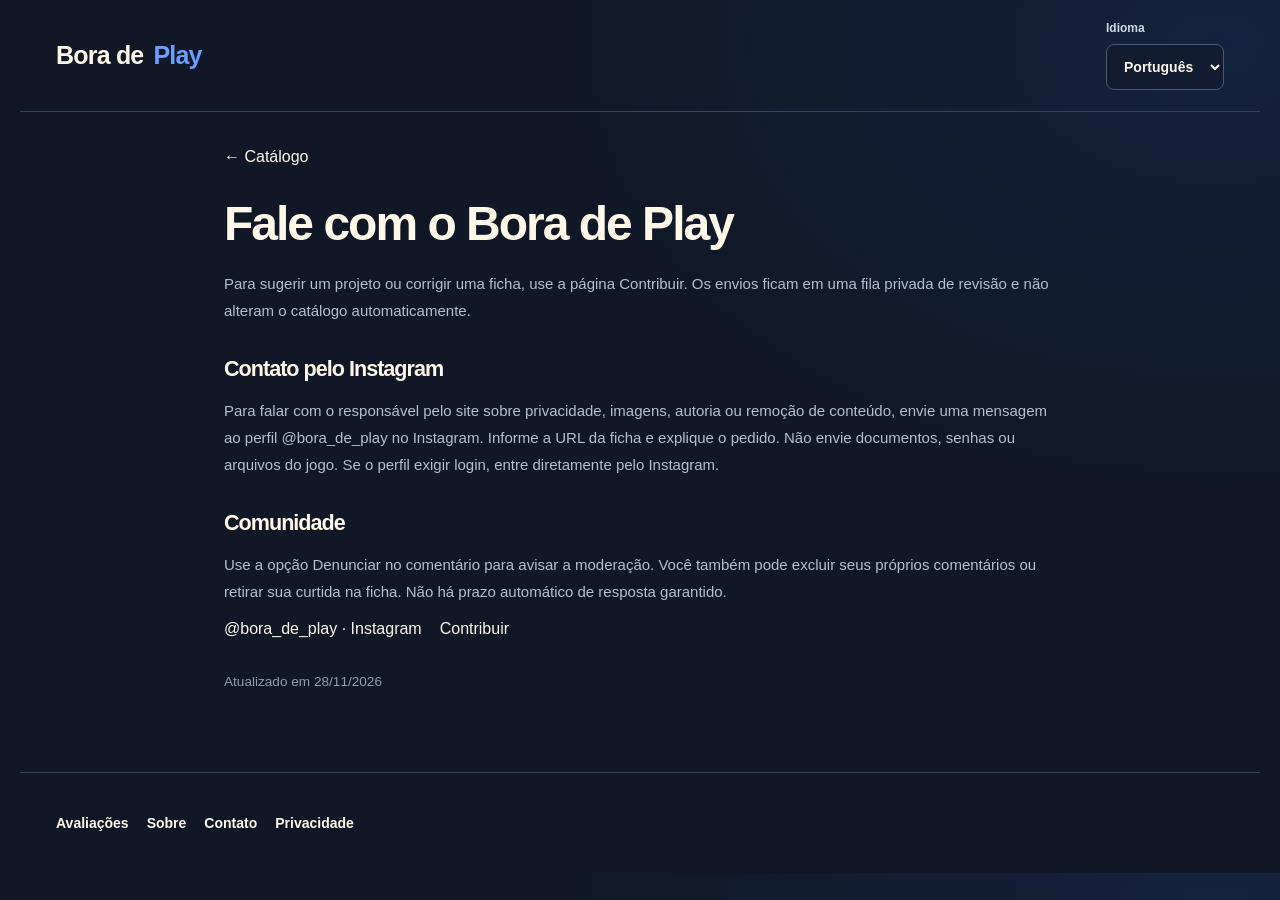
<file: contato.html>
<!doctype html>
<html lang="pt-BR"><head><meta charset="utf-8"><meta name="viewport" content="width=device-width,initial-scale=1"><title>Bora de Play | Contato</title><link rel="stylesheet" href="styles.css?v=d10d00cb600f"><script src="site-info.js?v=30aa07c9360f" defer></script><script async src="https://pagead2.googlesyndication.com/pagead/js/adsbygoogle.js?client=ca-pub-7997648359288514" crossorigin="anonymous"></script>
<script defer src="analytics.js?v=c337978489a6"></script>
<link rel="canonical" href="https://boradeplay.blog.br/contato.html"><meta name="description" content="Entre em contato com o Bora de Play pelos canais oficiais."><meta property="og:type" content="website"><meta property="og:site_name" content="Bora de Play"><meta property="og:locale" content="pt_BR"><meta property="og:title" content="Bora de Play | Contato"><meta property="og:description" content="Entre em contato com o Bora de Play pelos canais oficiais."><meta property="og:url" content="https://boradeplay.blog.br/contato.html"><meta property="og:image" content="https://boradeplay.blog.br/assets/og-image.jpg"><meta property="og:image:width" content="1200"><meta property="og:image:height" content="630"><meta name="twitter:card" content="summary_large_image"><meta name="twitter:title" content="Bora de Play | Contato"><meta name="twitter:description" content="Entre em contato com o Bora de Play pelos canais oficiais."><meta name="twitter:image" content="https://boradeplay.blog.br/assets/og-image.jpg"></head><body data-info-page="contact"><header class="topbar"><a class="brand" href="./">Bora de <strong>Play</strong></a><label><span id="info-language">Idioma</span><select id="language" aria-label="Idioma"><option value="pt">Português</option><option value="en">English</option><option value="es">Español</option></select></label></header><main class="info-page"><a id="info-back" href="./?lang=pt#catalogo">← Catálogo</a><article id="info-content"><h1>Fale com o Bora de Play</h1><p>Para sugerir um projeto ou corrigir uma ficha, use a página Contribuir. Os envios ficam em uma fila privada de revisão e não alteram o catálogo automaticamente.</p><h2>Contato pelo Instagram</h2><p>Para falar com o responsável pelo site sobre privacidade, imagens, autoria ou remoção de conteúdo, envie uma mensagem ao perfil @bora_de_play no Instagram. Informe a URL da ficha e explique o pedido. Não envie documentos, senhas ou arquivos do jogo. Se o perfil exigir login, entre diretamente pelo Instagram.</p><h2>Comunidade</h2><p>Use a opção Denunciar no comentário para avisar a moderação. Você também pode excluir seus próprios comentários ou retirar sua curtida na ficha. Não há prazo automático de resposta garantido.</p></article><div id="info-links"><a href="https://www.instagram.com/bora_de_play/">@bora_de_play · Instagram</a><a href="contribuir.html?lang=pt">Contribuir</a></div><p id="info-updated">Atualizado em 17/10/2026</p></main><footer></footer></body></html>
</file>
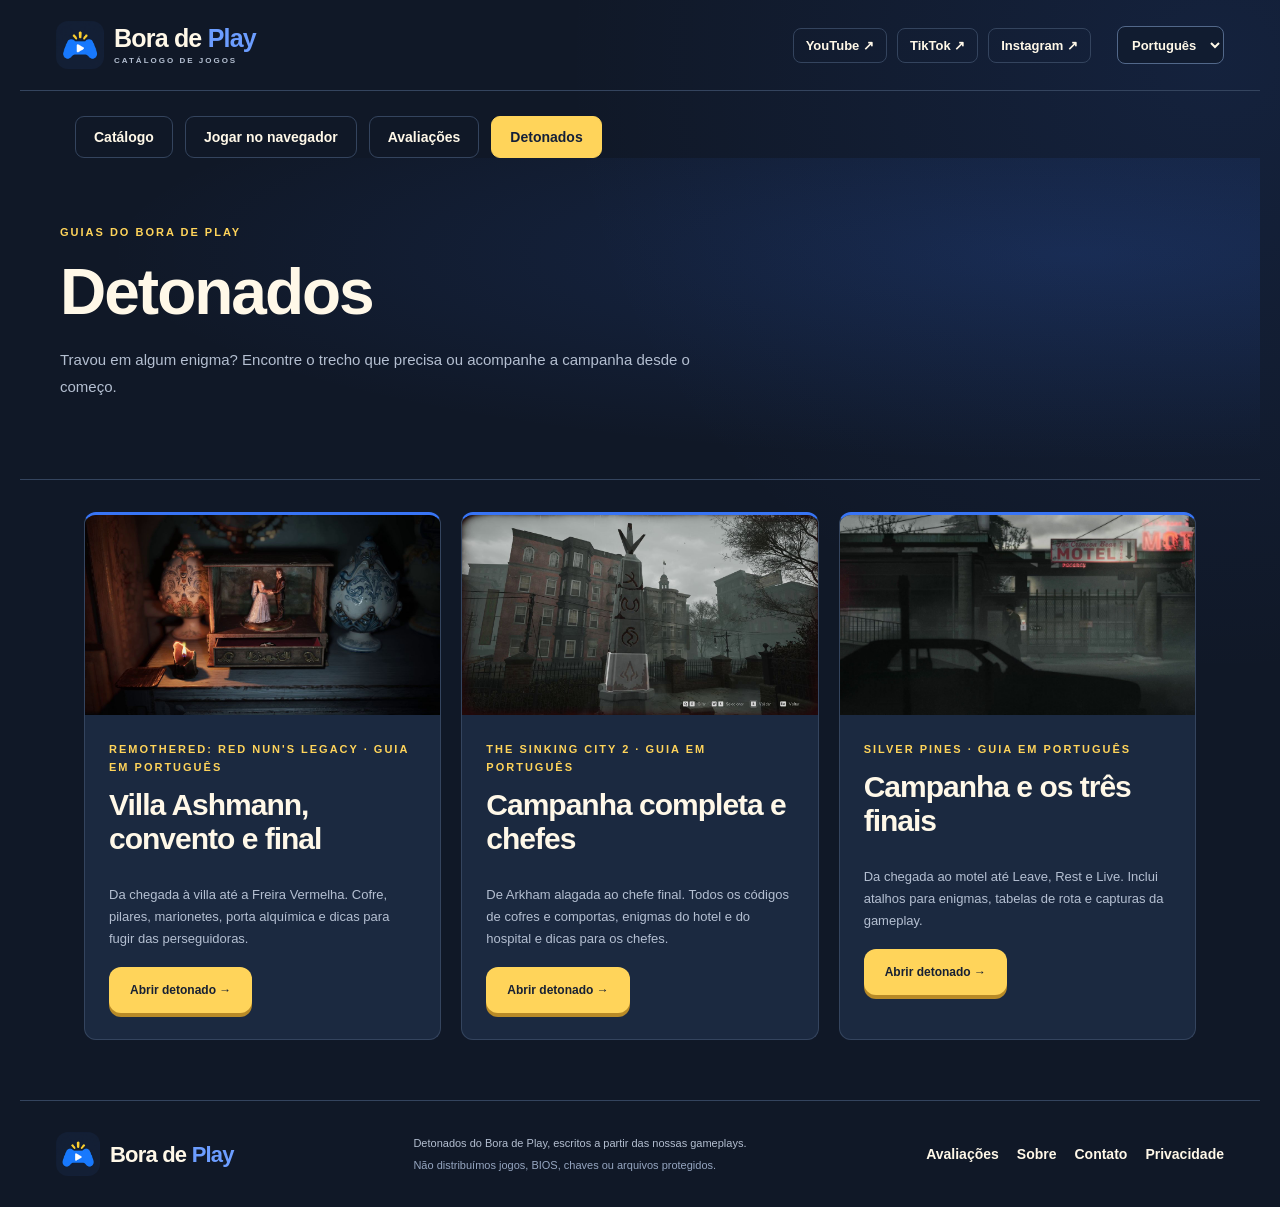
<file: detonados.html>
<!doctype html><html lang="pt-BR"><head><meta charset="utf-8"><meta name="viewport" content="width=device-width, initial-scale=1"><title>Detonados | Bora de Play</title><meta name="theme-color" content="#172033"><link rel="icon" type="image/png" href="assets/marca-dagua.png"><link rel="stylesheet" href="styles.css?v=d10d00cb600f"><link rel="stylesheet" href="detonados.css?v=b0d6fcba6592"><script defer src="analytics.js?v=c337978489a6"></script><script defer src="detonados.js?v=f25338219774"></script><link rel="canonical" href="https://boradeplay.blog.br/detonados.html"><meta name="description" content="Detonados do Bora de Play com soluções de enigmas, rotas e vídeos para acompanhar sua campanha."><script defer src="site-info.js?v=30aa07c9360f"></script><meta property="og:type" content="website"><meta property="og:site_name" content="Bora de Play"><meta property="og:locale" content="pt_BR"><meta property="og:title" content="Detonados | Bora de Play"><meta property="og:description" content="Detonados do Bora de Play com soluções de enigmas, rotas e vídeos para acompanhar sua campanha."><meta property="og:url" content="https://boradeplay.blog.br/detonados.html"><meta property="og:image" content="https://boradeplay.blog.br/assets/og-image.jpg"><meta property="og:image:width" content="1200"><meta property="og:image:height" content="630"><meta name="twitter:card" content="summary_large_image"><meta name="twitter:title" content="Detonados | Bora de Play"><meta name="twitter:description" content="Detonados do Bora de Play com soluções de enigmas, rotas e vídeos para acompanhar sua campanha."><meta name="twitter:image" content="https://boradeplay.blog.br/assets/og-image.jpg"></head><body data-page="guides"><header class="topbar"><a class="brand" href="./" aria-label="Bora de Play, início"><img class="brand-logo" src="assets/marca-dagua.png" width="48" height="48" alt=""><span>Bora de <strong>Play</strong><small>CATÁLOGO DE JOGOS</small></span></a><div class="header-actions"><div class="social-links"><a class="social-link" href="https://www.youtube.com/@Bora_de_Play" target="_blank" rel="noopener noreferrer">YouTube ↗</a><a class="social-link" href="https://www.tiktok.com/@bora_de_play" target="_blank" rel="noopener noreferrer">TikTok ↗</a><a class="social-link" href="https://www.instagram.com/bora_de_play/" target="_blank" rel="noopener noreferrer">Instagram ↗</a></div><label class="language-label"><span>Idioma</span><select id="language" aria-label="Idioma"><option value="pt">Português</option><option value="en">English</option><option value="es">Español</option></select></label></div></header><main><nav class="catalog-tabs" aria-label="Seções"><a href="./#catalogo">Catálogo</a><a href="./navegador.html">Jogar no navegador</a><a href="./avaliacoes.html">Avaliações</a><a href="detonados.html" class="is-active" aria-current="page">Detonados</a></nav><section class="review-intro"><span class="eyebrow">GUIAS DO BORA DE PLAY</span><h1>Detonados</h1><p>Travou em algum enigma? Encontre o trecho que precisa ou acompanhe a campanha desde o começo.</p></section><section class="guide-list"><article class="card guide-card" data-guide="rem"><img src="assets/detonados/remothered/caixa-de-musica.jpg" alt="A caixinha de música da Villa Ashmann" width="1280" height="720" loading="lazy"><div class="card-body"><span class="eyebrow">REMOTHERED: RED NUN'S LEGACY · GUIA EM PORTUGUÊS</span><h2>Villa Ashmann, convento e final</h2><p>Da chegada à villa até a Freira Vermelha. Cofre, pilares, marionetes, porta alquímica e dicas para fugir das perseguidoras.</p><a class="button" href="remothered-red-nuns-legacy-detonado.html">Abrir detonado →</a></div></article><article class="card guide-card" data-guide="tsc"><img src="assets/detonados/the-sinking-city-2/obelisco.jpg" alt="O obelisco da Igreja da Redenção em The Sinking City 2" width="1280" height="720" loading="lazy"><div class="card-body"><span class="eyebrow">THE SINKING CITY 2 · GUIA EM PORTUGUÊS</span><h2>Campanha completa e chefes</h2><p>De Arkham alagada ao chefe final. Todos os códigos de cofres e comportas, enigmas do hotel e do hospital e dicas para os chefes.</p><a class="button" href="the-sinking-city-2-detonado.html">Abrir detonado →</a></div></article><article class="card guide-card" data-guide="sp"><img src="assets/detonados/silver-pines/entrada-crimson-bear.jpg" alt="Entrada do motel Crimson Bear em Silver Pines"><div class="card-body"><span class="eyebrow">SILVER PINES · GUIA EM PORTUGUÊS</span><h2>Campanha e os três finais</h2><p>Da chegada ao motel até Leave, Rest e Live. Inclui atalhos para enigmas, tabelas de rota e capturas da gameplay.</p><a class="button" href="silver-pines-detonado.html">Abrir detonado →</a></div></article></section></main><footer><a class="brand footer-brand" href="./"><img class="brand-logo" src="assets/marca-dagua.png" alt="" width="44" height="44"><span>Bora de <strong>Play</strong></span></a><div><p>Detonados do Bora de Play, escritos a partir das nossas gameplays.</p><p>Não distribuímos jogos, BIOS, chaves ou arquivos protegidos.</p></div><div class="social-links footer-social"><a class="social-link" href="https://www.youtube.com/@Bora_de_Play" target="_blank" rel="noopener noreferrer">YouTube ↗</a><a class="social-link" href="https://www.tiktok.com/@bora_de_play" target="_blank" rel="noopener noreferrer">TikTok ↗</a><a class="social-link" href="https://www.instagram.com/bora_de_play/" target="_blank" rel="noopener noreferrer">Instagram ↗</a></div></footer></body></html>
</file>
<file: styles.css>
:root{color-scheme:dark;--bg:#101827;--panel:#1b2940;--line:#34445e;--muted:#b4bfd1;--green:#FFD45A;--text:#FFF8E8;font-family:Inter,Segoe UI,Arial,sans-serif}*{box-sizing:border-box}html{scroll-behavior:smooth;scroll-padding-top:25px}body{margin:0;background:var(--bg);color:var(--text)}a{color:inherit;text-decoration:none}button,input,select{font:inherit}a:focus-visible,button:focus-visible,input:focus-visible,select:focus-visible,summary:focus-visible{outline:3px solid var(--green);outline-offset:4px}.topbar,main,footer{max-width:1240px;margin:auto}.topbar{display:flex;align-items:center;justify-content:space-between;padding:28px 36px;border-bottom:1px solid var(--line)}.brand{font-weight:850;letter-spacing:1px;font-size:21px}.brand-icon{color:var(--green);margin-right:12px}.brand-light{font-weight:400;color:var(--muted)}nav{display:flex;gap:30px;font-size:14px}nav a:hover,footer>a:last-child:hover{color:var(--green)}.hero{padding:75px 36px 80px;display:grid;grid-template-columns:1.25fr 1fr;gap:45px;align-items:center}.eyebrow{font-size:11px;letter-spacing:2px;font-weight:750;color:var(--green)}h1{font-size:clamp(36px,4.6vw,59px);line-height:1.09;letter-spacing:-2.5px;margin:23px 0}h1 span{color:var(--green)}p{color:var(--muted);line-height:1.7;font-size:15px}.hero-copy>p{max-width:490px}.button{display:inline-flex;gap:40px;background:var(--green);color:#172033;padding:16px 21px;border-radius:7px;font-size:14px;font-weight:750;margin:19px 0 20px}.button:hover{background:#ffe28b}small{display:block;font-size:11px;color:var(--muted)}.hero-art{position:relative;height:325px;border:1px solid var(--line);border-radius:22px;background:radial-gradient(ellipse at 60% 50%,#354526 0,transparent 65%),#171d16;overflow:hidden}.orbit{position:absolute;border:1px solid #a9cc6c24;width:370px;height:370px;border-radius:50%;left:55px;top:-20px}.orbit-two{width:260px;height:260px;left:110px;top:35px}.art-label{position:absolute;top:24px;left:25px;font:10px monospace;letter-spacing:3px;color:#97a289}.console{position:absolute;left:38px;top:100px;width:145px;height:92px;background:#424b3b;border:2px solid #79896b;border-radius:12px;transform:rotate(-10deg);padding:13px;color:#151c10;font-size:25px;box-shadow:0 20px 30px #0005}.console i{display:block;width:95px;height:4px;background:#181e13}.console b{font-size:12px;color:var(--green);float:right;margin-top:7px}.connector{position:absolute;left:188px;top:113px;color:var(--green);font-size:48px}.monitor{position:absolute;right:34px;top:135px;width:154px;height:103px;border:7px solid #727f66;border-radius:7px;background:#151d11;transform:rotate(7deg);display:grid;place-items:center;box-shadow:0 20px 30px #0005}.monitor:after{content:'';position:absolute;bottom:-27px;width:62px;height:20px;border-bottom:6px solid #727f66;border-left:18px solid transparent;border-right:18px solid transparent}.monitor span{font:20px monospace;color:var(--green)}.art-chips{position:absolute;bottom:22px;left:22px;display:flex;gap:8px}.art-chips span{font:8px monospace;border:1px solid #65744b;padding:7px;color:#c3cfb6}.catalog{padding:38px 36px 70px;border-top:1px solid var(--line)}.section-heading{display:flex;justify-content:space-between;align-items:end;gap:15px}h2{font-size:30px;letter-spacing:-1px;margin:13px 0 28px}.count{font-size:12px;color:var(--muted);padding-bottom:31px}form{background:var(--panel);border:1px solid var(--line);border-radius:12px;padding:24px}label{font-size:12px;font-weight:600;color:#d0d8e6;display:block}input,select{width:100%;display:block;margin-top:9px;background:#111c30;color:var(--text);border:1px solid #475b79;border-radius:6px;padding:13px;font-size:14px;min-height:46px}input::placeholder{color:#a4b3ca}.filter-grid{display:grid;grid-template-columns:repeat(4,1fr);gap:18px;margin-top:22px}.filter-footer{display:flex;justify-content:space-between;align-items:center;gap:15px;margin-top:12px}.filter-footer p{font-size:11px;margin-bottom:0}button{cursor:pointer;background:none;border:0;color:var(--green);font-size:12px;padding:10px 0}.empty{margin-top:24px;border:1px dashed #475b79;border-radius:12px;text-align:center;padding:50px 22px;background:linear-gradient(110deg,#3875f61a,transparent)}.empty-icon{display:block;font-size:30px;color:var(--green);margin-bottom:20px}.empty h3{font-size:21px;margin:0 0 10px}.empty p{max-width:580px;margin:0 auto 17px;font-size:14px}.text-link{font-size:13px;color:var(--green);text-decoration:underline;text-underline-offset:4px}.cards{display:grid;grid-template-columns:repeat(3,1fr);gap:20px;margin-top:25px}.card{border:1px solid var(--line);border-radius:12px;padding:23px;background:var(--panel);overflow-wrap:anywhere}.badge{display:inline-block;border:1px solid #60718c;color:var(--green);border-radius:30px;padding:5px 9px;font-size:10px;margin:0 5px 8px 0}.card h3{font-size:23px;margin:12px 0}.card p,.card li{font-size:13px;line-height:1.7;color:var(--muted)}.card details{border-top:1px solid var(--line);padding:17px 0;margin-top:20px}.card summary{cursor:pointer;color:var(--green);font-size:13px}.card a{text-decoration:underline;text-underline-offset:3px;color:var(--green)}.card ul,.card ol{padding-left:21px}.card h4{font-size:13px;margin-bottom:5px}.review{font-size:11px!important}.about{border-top:1px solid var(--line);padding:62px 36px 75px;display:grid;grid-template-columns:1fr 1fr;gap:80px}.about>div>p{max-width:390px}.principles article{display:flex;gap:22px;margin-bottom:27px}.principles article>span{font:12px monospace;color:var(--green);padding-top:3px}h3{margin:0;font-size:16px}.principles p{font-size:13px;margin:9px 0 0}footer{padding:30px 36px;border-top:1px solid var(--line);display:flex;align-items:center;justify-content:space-between;gap:25px}footer p{font-size:11px}footer>a:last-child{font-size:12px}.noscript{padding:20px;text-align:center}@media(min-width:1400px){.hero{padding-top:95px;padding-bottom:100px}}@media(max-width:800px){.topbar,footer{padding:22px}.hero{padding:45px 22px;gap:28px}.hero-art{height:280px}.console{left:20px;width:120px}.monitor{right:20px;width:125px;top:150px}.connector{left:140px;top:110px}.art-chips{gap:5px;left:12px}.art-chips span{font-size:7px;padding:5px}.catalog{padding:30px 22px 50px}.filter-grid{grid-template-columns:repeat(2,1fr)}.about{padding:45px 22px;gap:30px}.cards{grid-template-columns:repeat(2,1fr)}nav{gap:15px;font-size:12px}}@media(max-width:580px){.topbar{align-items:start;gap:15px}.brand{font-size:17px}.brand-icon{margin-right:5px}nav{gap:12px;flex-wrap:wrap;justify-content:end;max-width:170px}nav a:last-child{display:none}.hero{grid-template-columns:1fr}h1{font-size:40px;letter-spacing:-1.7px}.hero-art{height:255px}.console{left:45px;top:75px}.monitor{right:45px;top:110px}.connector{left:46%;top:85px}.art-chips{left:25px;bottom:18px}.section-heading{align-items:start;flex-direction:column;gap:0}.count{padding:0 0 20px}h2{font-size:26px;margin-bottom:17px}form{padding:18px}.filter-grid{gap:15px 10px}select{font-size:12px;padding:10px 7px}.filter-footer p{max-width:180px}.empty{padding:35px 18px}.about,.cards{grid-template-columns:1fr}.about{gap:25px}footer{align-items:start;flex-wrap:wrap}footer p{order:3;width:100%;margin:0}.hero-copy>p{font-size:14px}}

/* Identidade Bora de Play: ativos originais, sem fontes ou serviços externos. */
:root{--blue:#3875F6;--yellow:#FFD45A;--navy:#172033;--cream:#FFF8E8;font-family:"Trebuchet MS","Segoe UI",Arial,sans-serif}
body{background:radial-gradient(ellipse at 95% 5%,#3875f61b,transparent 38%),var(--bg)}
.brand{display:inline-flex;align-items:center;gap:10px;letter-spacing:-.8px;font-size:25px;font-weight:900;line-height:1.05;white-space:nowrap}
.brand-logo{display:block;border-radius:12px;flex:none}.brand strong{color:#6c9dff}.brand small{font-size:8px;letter-spacing:2px;color:var(--muted);margin-top:6px;font-weight:650}
.topbar{padding-top:21px;padding-bottom:21px}nav a{font-weight:600}h1{font-weight:900;letter-spacing:-2px}h1 span{color:var(--yellow)}
.hero{gap:36px;padding-top:65px;padding-bottom:65px;grid-template-columns:1.1fr 1fr}.hero-copy>small{color:var(--cream);font-size:13px;font-weight:700}
.hero-art{height:auto;border:1px solid #3875f670;border-radius:22px;overflow:hidden;background:var(--navy);box-shadow:14px 14px 0 #3875f612;transform:rotate(1deg)}
.hero-art>img{display:block;width:100%;height:auto;aspect-ratio:16/9;object-fit:contain}.hero-caption{display:flex;align-items:center;justify-content:center;gap:8px;border-top:1px solid #ffffff14;padding:18px 10px;font-size:11px;color:#c3cee0;background:#1b2940}.live-dot{width:7px;height:7px;border-radius:50%;background:var(--yellow)}
.button{border-radius:12px;box-shadow:0 4px 0 #b88a27;transition:background .15s}.button:hover{background:#ffe28b}.button:active{box-shadow:0 2px 0 #b88a27;transform:translateY(2px)}
form{border-top:3px solid var(--blue);box-shadow:0 15px 35px #00000016}input,select{border-radius:8px}input:focus,select:focus{border-color:#8ab0ff}.card{border-top:3px solid var(--blue)}.badge{background:#3875f615}.empty{border-color:#51637e}.empty-icon{background:#3875f620;border-radius:15px;width:58px;line-height:58px;margin:0 auto 20px}.principles article>span{background:#3875f622;border-radius:8px;display:grid;place-items:center;min-width:35px;height:35px;padding:0}.footer-brand{font-size:22px}
@media(max-width:800px){.hero{gap:25px;padding-top:45px;padding-bottom:50px}.brand{font-size:21px}.brand-logo{width:42px;height:42px}.hero-caption{font-size:10px}}
@media(max-width:580px){.brand{font-size:20px}.brand-logo{width:38px;height:38px;border-radius:9px}.brand small{font-size:7px;letter-spacing:1.3px}.hero{grid-template-columns:1fr}.hero-art{transform:none;margin-top:7px}.hero-caption{font-size:11px}h1{font-size:40px}.topbar{align-items:center}nav{max-width:115px;font-size:11px;gap:10px}.hero-copy>small{font-size:12px}}

/* Catalog v0.2: multilingual navigation, popularity and real project cards. */
.header-actions{display:flex;gap:26px;align-items:center}.language-label{font-size:10px;min-width:112px}.language-label select{font-size:12px;padding:8px 10px;min-height:35px;margin-top:4px;border-color:#52688a}
.hero h1>span:first-child{color:var(--cream)}.hero h1>.headline-accent{color:var(--yellow)}
.sort-grid{display:grid;grid-template-columns:1fr 1fr;gap:18px;max-width:560px;margin-top:20px}.collection-note{font-size:12px;line-height:1.6;margin:20px 0 24px;max-width:900px}.cards{align-items:start}.card{padding:0;overflow:hidden}.card-body{padding:23px}.project-cover{height:112px;padding:23px;display:flex;align-items:center;justify-content:space-between;gap:15px;background:radial-gradient(circle at 90% 30%,#fff2 0,transparent 45%),linear-gradient(120deg,#203965,#1a2640);border-bottom:1px solid var(--line)}.project-cover>span:first-child{font-weight:900;font-size:29px;letter-spacing:-1px}.project-cover .cover-type{font-size:10px;text-transform:uppercase;letter-spacing:1px;color:#d7e3ff;text-align:right}.project-cover[data-origin="Nintendo 64"]{background:linear-gradient(130deg,#274b52,#172d40)}.project-cover[data-origin="Xbox 360"]{background:linear-gradient(130deg,#30483c,#172c32)}.project-cover[data-origin="PS4"]{background:linear-gradient(130deg,#264b85,#19273f)}.card p.stars{color:var(--yellow);font-weight:700;font-size:13px;margin:14px 0}.card .project-name{font-weight:700;color:#d4deef;margin-top:6px}.card .platforms{font-size:11px;border-top:1px solid var(--line);padding-top:12px}.card h3{font-size:22px;line-height:1.25}.card-body>a:last-child{display:inline-block;font-size:12px;margin:4px 0 2px}.card details{margin-top:16px}.card summary{line-height:1.5;padding-right:8px}.review{line-height:1.6}.card h4{font-size:13px;color:var(--cream)}footer>div p{margin:3px 0}footer>div p:last-child{color:#96a6c1}
@media(max-width:1000px){.header-actions{gap:15px}nav{gap:15px}.topbar .brand{font-size:22px}.cards{grid-template-columns:repeat(2,minmax(0,1fr))}}
@media(max-width:800px){.header-actions nav a:last-child{display:none}.header-actions nav{gap:13px;font-size:12px}.hero .eyebrow{line-height:1.8;display:block}.card-body{padding:20px}.project-cover{padding:20px}}
@media(max-width:580px){.topbar{flex-wrap:wrap;gap:17px}.header-actions{width:100%;justify-content:space-between}.header-actions nav{max-width:none;justify-content:start;flex-wrap:nowrap;gap:20px}.language-label{min-width:110px}.language-label>span{display:none}.language-label select{margin:0}.sort-grid{gap:10px}.collection-note{font-size:11px}.cards{grid-template-columns:minmax(0,1fr)}.project-cover{height:95px}.card h3{font-size:23px}footer>div{order:3;width:100%}.hero h1{font-size:38px}footer .brand{font-size:19px}}
@media(prefers-reduced-motion:reduce){html{scroll-behavior:auto}.button{transition:none}}


/* V0.3 independent development stage and playability. */
.sort-grid{grid-template-columns:repeat(3,minmax(0,1fr));max-width:none}.stage-badge{color:#cbdcff;border-color:#586f94;background:#3875f616}.card .related-project{margin-bottom:0}.card details>h4:first-of-type{margin-top:20px}
@media(max-width:580px){.sort-grid{grid-template-columns:1fr 1fr}.sort-grid>label:last-child{grid-column:1/-1}}

/* V0.4 project pages and narrow-screen controls. */
.project-link{display:flex!important;justify-content:space-between;margin:14px 0!important;padding:13px 16px;font-size:13px!important}
.project-main{padding:34px 36px 60px}.project-heading{padding:36px 0 28px;max-width:850px}.project-heading h1{overflow-wrap:anywhere}.project-heading .project-summary{font-size:18px}.project-heading .stars{color:var(--yellow);font-weight:bold}.project-heading .stars small{margin-top:7px;font-weight:normal}.project-columns{display:grid;grid-template-columns:1fr 1fr;gap:20px}.project-section{padding:24px;border:1px solid var(--line);border-radius:12px;background:var(--panel);min-width:0;overflow-wrap:anywhere}.project-section h2{font-size:22px;letter-spacing:-.5px;margin:0 0 16px}.project-section p{margin:0}.project-section li{color:var(--muted);font-size:15px;line-height:1.8;margin-bottom:12px}.project-section ul,.project-section ol{padding-left:22px}.project-section a{color:var(--yellow);text-decoration:underline;text-underline-offset:4px}.evidence-panel{margin:22px 0}.evidence-panel p{margin:12px 0}.share-panel{margin-top:24px;padding:24px;border:1px dashed var(--line);border-radius:12px}.share-row{display:flex;gap:16px;align-items:center}.share-row input{min-width:0}.share-row .button{flex:none;gap:0}.share-panel p{font-size:12px;margin:8px 0}input,select{min-width:0}label{min-width:0}
@media(max-width:580px){.project-main{padding:28px 20px 44px}.project-columns{grid-template-columns:minmax(0,1fr)}.project-heading{padding-top:28px}.project-heading h1{font-size:36px;letter-spacing:-1px}.project-section{padding:20px}.share-row{align-items:stretch;flex-direction:column;gap:8px}.share-row .button{justify-content:center;margin:6px 0}.filter-grid{grid-template-columns:repeat(2,minmax(0,1fr))}.project-heading .eyebrow{line-height:1.8}.project-heading .button{max-width:100%;gap:12px}}
@media(max-width:360px){.topbar{padding-left:16px;padding-right:16px}.catalog,.hero,.about{padding-left:16px;padding-right:16px}.filter-grid,.sort-grid{grid-template-columns:minmax(0,1fr)}.sort-grid>label:last-child{grid-column:auto}.header-actions nav{gap:12px}}

/* Keep primary card actions readable above generic card link styling. */
.card a.button{color:var(--navy);text-decoration:none}

.social-link{display:inline-flex;align-items:center;white-space:nowrap;color:var(--cream);font-size:13px;font-weight:700;padding:9px 12px;border:1px solid var(--line);border-radius:8px}.social-link:hover{color:var(--yellow);border-color:var(--yellow)}
@media(max-width:580px){.header-actions{flex-wrap:wrap;gap:12px}.social-link{font-size:12px}.header-actions .language-label{margin-left:auto}}

.header-actions{flex-wrap:wrap;justify-content:flex-end;row-gap:12px}.topbar>.brand{flex-shrink:0}.topbar{gap:20px}@media(max-width:580px){.header-actions{justify-content:flex-start}.header-actions nav{order:3;width:100%}}

.video-hero{transform:none}.channel-player{aspect-ratio:16/9;width:100%;background:#080d16}.channel-player iframe{width:100%;height:100%;border:0;display:block}.video-poster{width:100%;height:100%;display:block;position:relative;padding:0;overflow:hidden}.video-poster img{display:block;width:100%;height:100%;object-fit:cover}.video-play-label{position:absolute;left:50%;top:50%;transform:translate(-50%,-50%);background:var(--yellow);color:var(--navy);font-size:14px;font-weight:800;padding:14px 20px;border-radius:12px;white-space:nowrap;box-shadow:0 6px 25px #0008}.video-caption{padding:18px 20px;background:var(--panel)}.video-caption small{color:var(--yellow);font-weight:bold}.video-caption p{font-size:15px;margin:9px 0;line-height:1.5;color:var(--cream)}.video-caption a{font-size:12px;text-decoration:underline;text-underline-offset:3px}

/* Reference artwork with an independent text layer and graceful fallback. */
.project-cover{position:relative;padding:0;isolation:isolate}.cover-labels{display:flex;align-items:center;justify-content:space-between;gap:12px;width:100%;padding:23px;z-index:2}.cover-labels>span:first-child{font-size:29px;font-weight:900;letter-spacing:-1px}.project-cover.has-image{height:210px;background:#0b1322}.cover-backdrop,.cover-foreground{position:absolute;inset:0;width:100%;height:100%}.cover-backdrop{object-fit:cover;filter:blur(18px) brightness(.38);transform:scale(1.12);z-index:0}.cover-foreground{object-fit:contain;padding:9px 15px;z-index:1}.has-image .cover-labels{position:absolute;inset:0;align-items:flex-start;padding:12px;pointer-events:none}.has-image .cover-labels>span{background:#0c142be8;border:1px solid #ffffff24;padding:5px 9px;border-radius:7px;color:#fff8e8;font-size:10px;line-height:1.4;font-weight:700;letter-spacing:0}.project-visual.has-image{height:290px;border:1px solid var(--line);border-radius:14px;margin:0 0 24px;overflow:hidden}.project-visual .cover-foreground{padding:10px 20px}.image-credit{font-size:10px!important;line-height:1.5!important;margin:8px 0 12px!important;color:var(--muted)}.image-credit a{color:var(--muted);text-decoration:underline;text-underline-offset:3px}.project-visual:not(.has-image){height:135px;border-radius:12px;margin-bottom:25px}.project-visual.has-image[data-origin="PS3"] .cover-foreground,.project-visual.has-image[data-origin="PS4"] .cover-foreground{padding:0}.project-cover.has-image[data-origin="PS3"] .cover-foreground[src$=".svg"],.project-cover.has-image[data-origin="PS4"] .cover-foreground[src$=".svg"]{object-fit:cover;padding:0}@media(max-width:580px){.project-cover.has-image{height:210px}.project-visual.has-image{height:240px}.cover-labels{padding:20px}}

/* Shared frame for existing and automatically discovered projects. */
.card .project-cover,.card .project-cover.has-image{width:100%;height:auto;aspect-ratio:16/9;min-height:0;overflow:hidden;flex:none}
.project-cover .cover-foreground{object-fit:contain;object-position:center}
.project-visual,.project-visual.has-image,.project-visual:not(.has-image){width:100%;height:auto;aspect-ratio:16/9;max-height:360px;overflow:hidden}
.card .project-cover:not(.has-image) .cover-labels{height:100%}

.cover-likes{position:absolute;right:12px;bottom:12px;z-index:3;display:inline-flex;align-items:center;min-height:34px;padding:6px 10px;border:1px solid #ffffff45;border-radius:9px;background:#10192fee;color:#fff8e8;font-size:13px;font-weight:700;text-decoration:none;box-shadow:0 2px 9px #0004}.cover-likes:hover,.cover-likes:focus-visible{color:var(--yellow);border-color:var(--yellow)}

.catalog-tabs{display:flex;gap:12px;flex-wrap:wrap;margin:25px 0 0}.catalog-tabs a{display:block;border:1px solid var(--line);border-radius:9px;padding:12px 18px;color:var(--cream);text-decoration:none;font-weight:700}.catalog-tabs a.is-active{background:var(--yellow);color:#142039;border-color:var(--yellow)}.browser-intro{max-width:900px;padding:60px 0 25px}.browser-intro h1{font-size:clamp(34px,5vw,56px);line-height:1.12;margin:16px 0 22px}.browser-intro>p{line-height:1.7}.browser-pending{margin-top:45px;border-top:1px solid var(--line);padding-top:25px}.browser-card-actions{display:flex;flex-direction:column;gap:12px;margin-top:20px}.browser-card-actions .button{justify-content:center;font-size:14px}.browser-access-note{font-size:12px!important;line-height:1.6!important}.browser-access-badge{color:var(--yellow)}#browser-filters{display:grid;grid-template-columns:minmax(0,2fr) minmax(0,1fr);gap:20px;padding:23px;background:var(--panel);border:1px solid var(--line);border-radius:12px;margin-bottom:20px}.header-actions nav{flex-wrap:wrap}.header-actions{flex-wrap:wrap}@media(max-width:800px){.topbar .header-actions nav{flex-wrap:wrap}.header-actions{justify-content:flex-end}#browser-filters{grid-template-columns:minmax(0,1fr)}}@media(max-width:580px){.catalog-tabs a{font-size:13px;padding:12px}.browser-intro{padding-top:36px}.header-actions{justify-content:space-between}}

.catalog-tabs{max-width:1200px;margin:25px auto 0;padding:0 35px}.browser-intro{max-width:1200px;margin:auto;padding:60px 35px 25px}@media(max-width:580px){.catalog-tabs{padding:0 24px}.browser-intro{padding:36px 24px 20px}}

.catalog-tabs{width:100%;justify-content:flex-start}.catalog-tabs a:last-child{display:block}.header-actions nav a:last-child{display:inline}

/* Institutional pages and reserved ad positions. Inactive positions take no space. */
.info-page{max-width:880px;margin:auto;padding:36px 24px 64px}.info-page h1{font-size:clamp(2rem,5vw,3rem);margin:32px 0 20px}.info-page h2{font-size:1.35rem;margin:32px 0 12px}.info-page p{line-height:1.8;overflow-wrap:anywhere}.info-page #info-links,.site-info-nav{display:flex;flex-wrap:wrap;gap:18px}.site-info-nav{padding:12px 0}.info-page #info-updated{font-size:.85rem;opacity:.8;margin-top:32px}.ad-placement[hidden]{display:none!important}

.channel-stamp{position:absolute;left:14px;bottom:14px;z-index:3;display:flex;flex-direction:column;align-items:center;justify-content:center;gap:3px;width:112px;min-height:86px;padding:8px;border:3px double #ffda55;border-radius:14px;transform:rotate(-7deg);background:#101b2ef2;color:#ffda55;text-align:center;box-shadow:0 3px 12px #0007;pointer-events:none}.channel-stamp strong{font-size:22px;line-height:1}.channel-stamp span{font-size:11px;font-weight:900;line-height:1.2;text-transform:uppercase}.channel-stamp small{font-size:9px;font-weight:800;letter-spacing:1px}

/* Editorial reviews: channel opinion, separate from project screening. */
.review-intro{padding:64px max(24px,calc((100% - 1160px)/2));background:radial-gradient(ellipse at 85% 30%,#3875f62a,transparent 65%);border-bottom:1px solid var(--line)}.review-intro h1{max-width:820px;margin:18px 0;font-size:clamp(38px,5vw,64px)}.review-intro>p{max-width:650px;line-height:1.8;color:var(--muted)}.review-pills{display:flex;flex-wrap:wrap;gap:9px;margin-top:24px}.review-pills span{padding:8px 12px;border:1px solid var(--line);border-radius:24px;font-size:12px;color:var(--cream)}.review-catalog{padding-top:32px}.review-sort{display:block;max-width:240px;margin-top:18px}.review-empty{padding:48px 24px;text-align:center;border:1px dashed #4b6086;border-radius:18px;background:linear-gradient(135deg,#1b2d4a,#121e32)}.review-empty-icon{display:inline-grid;place-items:center;width:64px;height:64px;border-radius:18px;background:var(--yellow);color:#14213a;font-size:28px;transform:rotate(-6deg);margin-bottom:20px}.review-empty h2{margin-bottom:12px}.review-empty p{max-width:620px;margin:0 auto 24px;line-height:1.8;color:var(--muted)}.review-criteria{max-width:1160px;margin:0 auto 56px;padding:28px;border-left:3px solid var(--yellow);background:#18253b;border-radius:0 14px 14px 0}.review-criteria h2{margin:12px 0}.review-criteria p{max-width:800px;line-height:1.8}.review-score{display:inline-block;background:var(--yellow);color:#13213b;padding:9px 14px;border-radius:10px;font-size:24px;font-weight:900}.review-detail{max-width:900px;margin:36px auto;padding:0 24px}.review-detail .project-cover{margin-top:24px}.review-detail h2{margin-top:32px}.review-opinion{white-space:pre-line;line-height:1.9}.review-player{display:block;width:100%;aspect-ratio:16/9;border:0;border-radius:12px;margin:20px 0}.review-detail a{margin-right:14px}.review-cards .project-visual{margin-bottom:0;border:0;border-radius:0}.review-cards h2{font-size:24px}.catalog-tabs{flex-wrap:wrap}@media(max-width:600px){.review-intro{padding:36px 22px}.review-criteria{margin:0 22px 36px;padding:20px}.review-empty{padding:32px 18px}.catalog-tabs a:last-child{display:inline-block}}

.catalog-pagination{display:flex;flex-direction:column;align-items:center;gap:12px;margin:24px 0}.catalog-pagination p{margin:0}.catalog-pagination .button{min-width:180px}

/* Readable review topics, with headings distinct from the author's comments. */
.review-topics{display:grid;gap:16px;margin:24px 0 32px}.review-topic{padding:24px 26px;border:1px solid var(--line);border-left:4px solid var(--blue);border-radius:0 14px 14px 0;background:var(--panel)}.review-topic h3{margin:0 0 12px;color:var(--yellow);font-size:20px;font-weight:800;line-height:1.3}.review-topic p{margin:0;max-width:70ch;line-height:1.85;font-size:16px;color:var(--cream);white-space:pre-line}.review-topics>.review-opinion{margin:0}.review-watch{cursor:pointer;border:0}.review-topic:last-child{border-left-color:var(--yellow)}@media(max-width:600px){.review-topic{padding:20px}.review-topic h3{font-size:19px}.review-topic p{font-size:15px}}

/* Optional audience measurement: equally accessible accept and decline actions. */
.analytics-consent[hidden]{display:none}.analytics-consent{position:fixed;z-index:1000;bottom:20px;left:20px;width:min(520px,calc(100% - 40px));padding:24px;background:var(--panel);border:1px solid var(--line);border-top:3px solid var(--yellow);border-radius:16px;box-shadow:0 12px 60px #0008;max-height:calc(100dvh - 40px);overflow:auto}.analytics-consent h2{font-size:22px;letter-spacing:0;margin:0 0 12px}.analytics-consent p{margin:0 0 12px;font-size:14px}.analytics-consent a{color:var(--yellow);font-size:13px;text-decoration:underline}.analytics-actions{display:flex;gap:12px;margin-top:18px;flex-wrap:wrap}.analytics-actions button{flex:1;min-height:46px;padding:12px;border:1px solid var(--yellow);border-radius:8px;color:var(--cream);font-weight:700;font-size:13px;background:var(--navy)}.analytics-actions button:hover{background:#304365}.analytics-settings{min-height:44px;padding:10px;font-size:12px;text-decoration:underline;color:var(--muted)}@media(max-width:580px){.analytics-consent{padding:20px}.analytics-actions{gap:10px}.analytics-actions button{flex-basis:100%}}

.review-channel-actions{display:flex;flex-wrap:wrap;gap:12px;align-items:center}

/* V0.7 — compact mobile header, single navigation and lighter consent banner. */
.social-links{display:flex;gap:10px;flex-wrap:wrap}.footer-social{display:none}
.catalog-tabs::-webkit-scrollbar{display:none}
@media(max-width:580px){
 .topbar{flex-wrap:nowrap;padding:14px 16px;gap:12px}.header-actions{width:auto;flex-wrap:nowrap;justify-content:flex-end;margin-left:auto}
 .header-actions .social-links{display:none}.footer-social{display:flex;order:4;width:100%}
 .language-label{min-width:0}.language-label select{min-height:36px;padding:6px 8px;width:auto}
 .catalog-tabs{flex-wrap:nowrap;overflow-x:auto;scrollbar-width:none;gap:8px;padding:0 16px;margin-top:14px}.catalog-tabs a,.catalog-tabs a:last-child{flex:none;display:block;padding:9px 13px;font-size:13px;white-space:nowrap}
 .hero{padding:26px 16px 36px}.hero h1{font-size:34px;margin:14px 0}.hero-copy>p{margin:0}.hero .button{margin:16px 0 12px}
 .analytics-consent{left:0;right:0;bottom:0;width:100%;border-radius:14px 14px 0 0;padding:14px 16px calc(14px + env(safe-area-inset-bottom));max-height:45dvh}
 .analytics-consent h2{font-size:16px;margin-bottom:6px}.analytics-consent p{font-size:12.5px;line-height:1.5;margin-bottom:6px}.analytics-consent a{font-size:12px}
 .analytics-actions{margin-top:10px;flex-wrap:nowrap;gap:8px}.analytics-actions button{flex:1 1 0;min-height:42px;padding:8px;font-size:12.5px}
}
@media(min-width:581px){.analytics-consent{padding:18px 20px;width:min(440px,calc(100% - 40px))}.analytics-consent h2{font-size:18px}.analytics-consent p{font-size:13px;line-height:1.55}}

/* V0.7 — channel highlights, recent entries, compact filters and discoveries. */
.cover-likes[hidden]{display:none}
.highlights{padding-bottom:40px}.highlights h2{margin-bottom:8px}.highlights>p{margin-top:0}
#tested-list .card{border-top-color:var(--yellow)}
.mini-cards{display:grid;grid-template-columns:repeat(3,minmax(0,1fr));gap:14px;margin-top:18px}
.mini-card{display:flex;gap:14px;align-items:center;padding:10px;border:1px solid var(--line);border-radius:12px;background:var(--panel);min-width:0}.mini-card:hover{border-color:var(--yellow)}
.mini-card img{width:96px;aspect-ratio:16/9;object-fit:cover;border-radius:8px;background:#0b1322;flex:none}.mini-card span{min-width:0}.mini-card strong{display:block;font-size:14px;line-height:1.3;overflow:hidden;text-overflow:ellipsis;white-space:nowrap}.mini-card small{margin-top:4px;line-height:1.4}
.quick-filters{grid-template-columns:repeat(3,minmax(0,1fr)) auto;align-items:end}
.tested-toggle{display:flex;align-items:center;gap:10px;min-height:46px;padding:0 14px;border:1px solid #475b79;border-radius:8px;background:#111c30;cursor:pointer;white-space:nowrap}.tested-toggle input{width:18px;height:18px;min-height:0;margin:0;accent-color:var(--yellow)}
.more-filters{margin-top:16px}.more-filters>summary{cursor:pointer;color:var(--yellow);font-size:13px;font-weight:700;padding:6px 0}.more-filters .filter-grid{margin-top:12px}
.discovery-list{list-style:none;padding:0;margin:12px 0;display:grid;gap:8px}.discovery-list li{padding:10px 14px;border:1px solid var(--line);border-radius:10px;background:var(--panel);font-size:14px}.discovery-list a{color:var(--cream);font-weight:700;text-decoration:underline;text-underline-offset:3px}.discovery-meta{color:var(--muted);font-size:12px}
.discovery-more>summary{cursor:pointer;color:var(--yellow);font-size:13px;padding:8px 0}
@media(max-width:1000px){.mini-cards{grid-template-columns:repeat(2,minmax(0,1fr))}.quick-filters{grid-template-columns:repeat(2,minmax(0,1fr))}}
@media(max-width:580px){.mini-cards{grid-template-columns:minmax(0,1fr)}.quick-filters{grid-template-columns:minmax(0,1fr) minmax(0,1fr)}.quick-filters .tested-toggle{grid-column:1/-1}.highlights{padding:26px 16px 30px}}
.channel-test-video{margin-bottom:22px}.channel-test-video .channel-player{border-radius:10px;overflow:hidden}
@media(max-width:580px){.quick-filters>label:nth-child(3){grid-column:1/-1}}

/* Header: language selector aligned with the social buttons (visible label hidden, kept as aria-label). */
.header-actions .language-label>span{position:absolute;width:1px;height:1px;overflow:hidden;clip:rect(0 0 0 0);white-space:nowrap}
.header-actions .language-label{min-width:0;display:flex;align-items:center}
.header-actions .language-label select{margin:0;min-height:38px;padding:7px 10px;font-size:13px;font-weight:700;width:auto;border-radius:8px}
</file>
<file: detonados.css>
.guide-list,.guide-body{max-width:970px;margin:auto;padding:32px 24px 60px}.guide-card{max-width:530px;overflow:hidden;padding:0}.guide-card>img{display:block;width:100%;aspect-ratio:16/9;object-fit:cover}.guide-card .card-body{padding:24px}.guide-card .button{color:#172033;text-decoration:none}.guide-body>p:first-child{padding:16px 20px;background:var(--panel);border-left:4px solid var(--yellow);border-radius:8px}.guide-body h2{margin:48px 0 20px;color:var(--yellow);border-top:1px solid var(--line);padding-top:24px}.guide-body h3{margin-top:28px;font-size:21px}.guide-body p,.guide-body li{font-size:16px;line-height:1.75;color:var(--muted)}.guide-body a{color:var(--yellow);text-decoration:underline}.guide-body strong{color:var(--cream)}.guide-body img{display:block;max-width:100%;height:auto;border-radius:12px;margin:24px auto 10px}.table-scroll{overflow-x:auto;margin:20px 0}.guide-body table{border-collapse:collapse;width:100%;min-width:480px;background:var(--panel);text-align:left}.guide-body th,.guide-body td{padding:12px;border:1px solid var(--line);vertical-align:top}.guide-body th{color:var(--yellow)}
.guide-video {
  background: var(--panel);
  border-left: 3px solid var(--yellow);
  padding: 14px 18px;
  margin: 16px 0;
  border-radius: 8px;
}

.guide-video ul {
  margin: 6px 0 0;
  padding-left: 20px;
}

/* V0.7 — shared guide layout: series links, figures, back-to-index button and a card grid. */
.guide-list{display:grid;grid-template-columns:repeat(auto-fill,minmax(min(100%,300px),1fr));gap:20px;max-width:1160px}.guide-card{max-width:none}
.guide-series{margin-top:22px;padding:14px 18px;border:1px solid var(--line);border-radius:12px;background:var(--panel);max-width:760px}.guide-series strong{color:var(--cream);font-size:14px}.guide-series ol{display:flex;flex-wrap:wrap;gap:8px 16px;margin:10px 0 0;padding:0;list-style:none}.guide-series a{color:var(--yellow);font-size:14px;text-decoration:underline;text-underline-offset:3px}
.guide-body figure{margin:24px 0}.guide-body figure img{margin:0 auto 8px;width:100%}.guide-body figcaption{font-size:14px;color:var(--muted);font-style:italic;text-align:center}
.guide-body ol li,.guide-body ul li{margin-bottom:8px}
.guide-top{position:fixed;right:16px;bottom:16px;z-index:50;padding:10px 14px;border-radius:10px;background:var(--yellow);color:#172033!important;font-weight:800;font-size:13px;text-decoration:none!important;box-shadow:0 6px 20px #0007}
.guide-body .guide-top~.guide-top{display:none}
@media(max-width:580px){.guide-body{padding:24px 16px 48px}.guide-body h2{font-size:24px}.guide-body p,.guide-body li{font-size:15px}.guide-list{padding:24px 16px 48px}}
.guide-card>img{height:auto;width:100%}
.review-static{max-width:900px;margin:36px auto;padding:0 24px}.review-static h1{margin:12px 0}.review-static .review-cover{margin:20px 0}.review-static .review-cover img{width:100%;max-width:460px;height:auto;border-radius:12px;display:block}.review-static .review-date{font-size:13px}.review-static .review-channel-actions{margin:12px 0 28px}.review-static .review-langs{font-size:14px}.review-static .review-langs a,.review-static .image-credit a{color:var(--yellow);text-decoration:underline}
.guide-language-notice{padding:14px 18px;border:1px solid var(--yellow);border-radius:10px;background:#ffd45a14;color:var(--cream)!important}.guide-language-notice a{font-weight:700}
</file>
